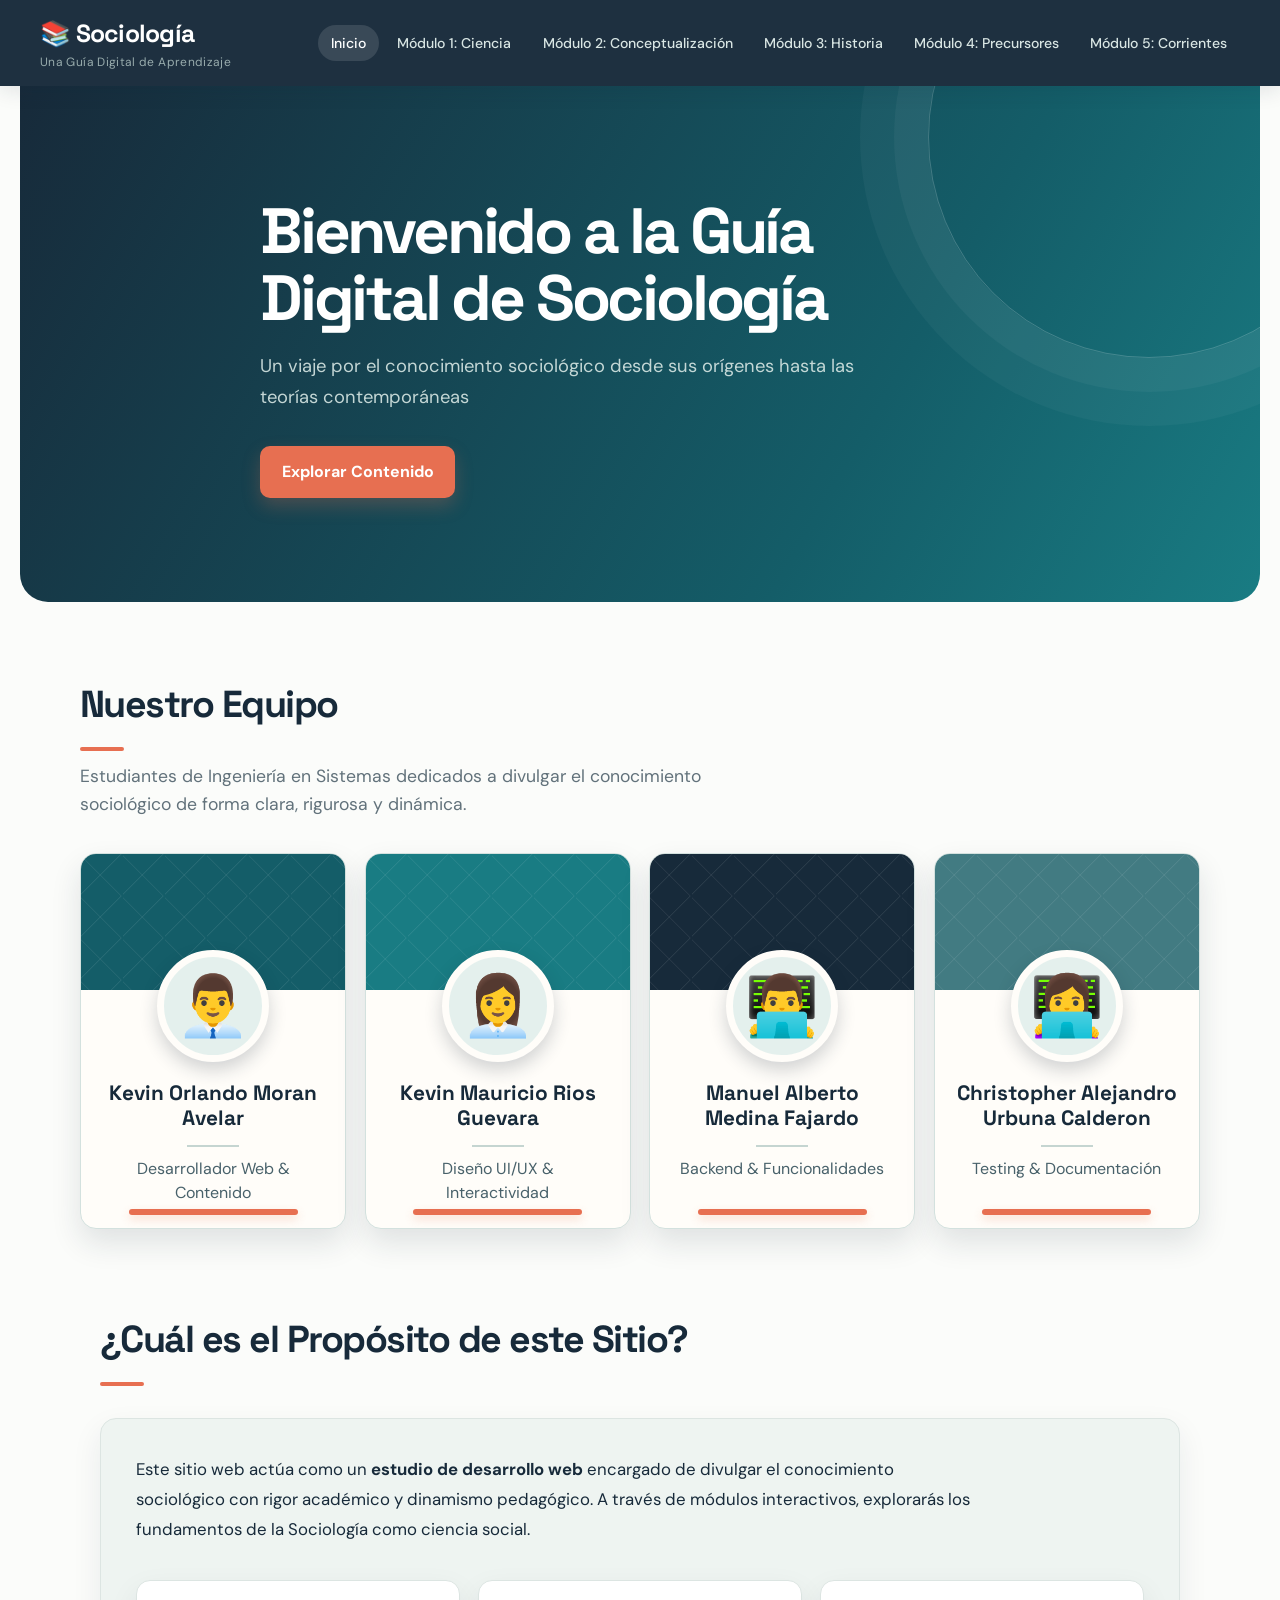
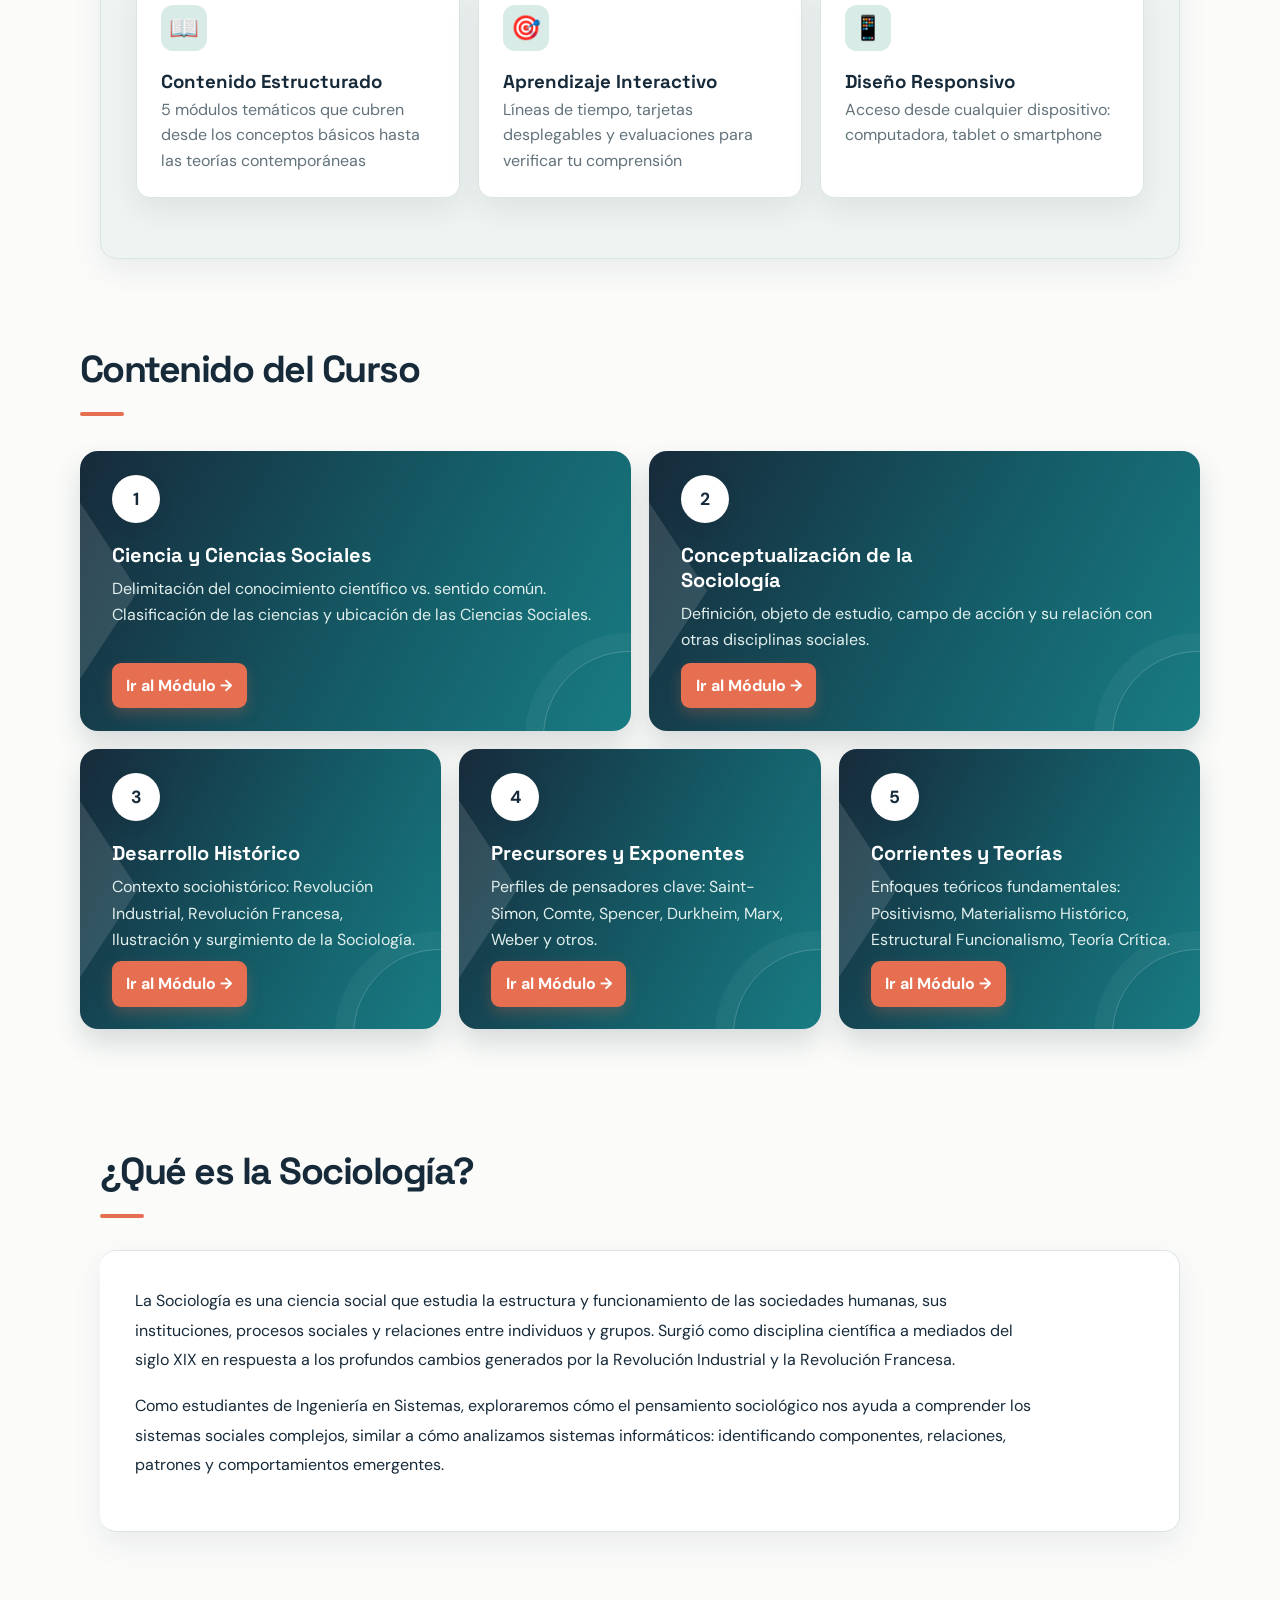
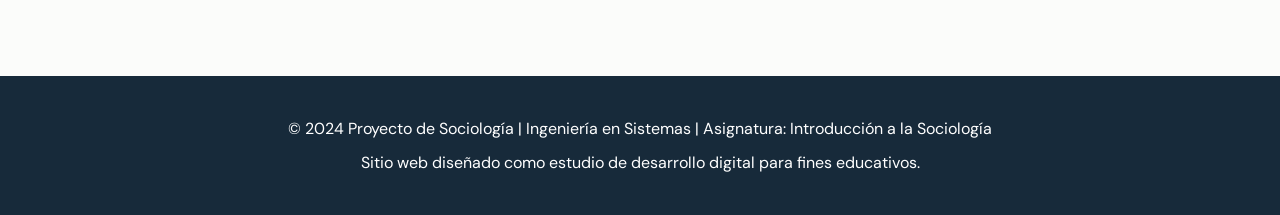
<file: index.html>
<!DOCTYPE html>
<html lang="es">
<head>
    <meta charset="UTF-8">
    <meta name="viewport" content="width=device-width, initial-scale=1.0">
    <title>Introducción a la Sociología | Guía Digital</title>
    <link rel="stylesheet" href="styles.css?v=4">
</head>
<body>
    <!-- Header y Navegación -->
    <header class="header">
        <nav class="navbar">
            <div class="nav-container">
                <div class="logo">
                    <h1>📚 Sociología</h1>
                    <p class="tagline">Una Guía Digital de Aprendizaje</p>
                </div>
                <button class="menu-toggle" id="menuToggle">☰</button>
                <ul class="nav-menu" id="navMenu">
                    <li><a href="index.html" class="active">Inicio</a></li>
                    <li><a href="modulo1.html">Módulo 1: Ciencia</a></li>
                    <li><a href="modulo2.html">Módulo 2: Conceptualización</a></li>
                    <li><a href="modulo3.html">Módulo 3: Historia</a></li>
                    <li><a href="modulo4.html">Módulo 4: Precursores</a></li>
                    <li><a href="modulo5.html">Módulo 5: Corrientes</a></li>
                </ul>
            </div>
        </nav>
    </header>

    <!-- Main Content -->
    <main class="main-content">
        <!-- Hero Section -->
        <section class="hero">
            <div class="hero-content">
                <h2>Bienvenido a la Guía Digital de Sociología</h2>
                <p>Un viaje por el conocimiento sociológico desde sus orígenes hasta las teorías contemporáneas</p>
                <a href="#modulos" class="cta-button">Explorar Contenido</a>
            </div>
        </section>

        <!-- Presentación del Equipo -->
        <section class="team-section">
            <h2>Nuestro Equipo</h2>
            <p class="intro-text">Estudiantes de Ingeniería en Sistemas dedicados a divulgar el conocimiento sociológico de forma clara, rigurosa y dinámica.</p>
            <div class="team-grid">
                <div class="team-member">
                    <div class="member-avatar">👨‍💼</div>
                    <h3>Kevin Orlando Moran Avelar</h3>
                    <p>Desarrollador Web & Contenido</p>
                </div>
                <div class="team-member">
                    <div class="member-avatar">👩‍💼</div>
                    <h3>Kevin Mauricio Rios Guevara</h3>
                    <p>Diseño UI/UX & Interactividad</p>
                </div>
                <div class="team-member">
                    <div class="member-avatar">👨‍💻</div>
                    <h3>Manuel Alberto Medina Fajardo</h3>
                    <p>Backend & Funcionalidades</p>
                </div>
                <div class="team-member">
                    <div class="member-avatar">👩‍💻</div>
                    <h3>Christopher Alejandro Urbuna Calderon</h3>
                    <p>Testing & Documentación</p>
                </div>
            </div>
        </section>

        <!-- Propósito y Estructura -->
        <section class="purpose-section">
            <div class="container">
                <h2>¿Cuál es el Propósito de este Sitio?</h2>
                <div class="purpose-content">
                    <p>
                        Este sitio web actúa como un <strong>estudio de desarrollo web</strong> encargado de divulgar 
                        el conocimiento sociológico con rigor académico y dinamismo pedagógico. A través de módulos 
                        interactivos, explorarás los fundamentos de la Sociología como ciencia social.
                    </p>
                    <div class="features">
                        <div class="feature">
                            <span class="feature-icon">📖</span>
                            <h3>Contenido Estructurado</h3>
                            <p>5 módulos temáticos que cubren desde los conceptos básicos hasta las teorías contemporáneas</p>
                        </div>
                        <div class="feature">
                            <span class="feature-icon">🎯</span>
                            <h3>Aprendizaje Interactivo</h3>
                            <p>Líneas de tiempo, tarjetas desplegables y evaluaciones para verificar tu comprensión</p>
                        </div>
                        <div class="feature">
                            <span class="feature-icon">📱</span>
                            <h3>Diseño Responsivo</h3>
                            <p>Acceso desde cualquier dispositivo: computadora, tablet o smartphone</p>
                        </div>
                    </div>
                </div>
            </div>
        </section>

        <!-- Módulos Overview -->
        <section id="modulos" class="modules-overview">
            <h2>Contenido del Curso</h2>
            <div class="modules-grid">
                <div class="module-card">
                    <div class="module-number">1</div>
                    <h3>Ciencia y Ciencias Sociales</h3>
                    <p>Delimitación del conocimiento científico vs. sentido común. Clasificación de las ciencias y ubicación de las Ciencias Sociales.</p>
                    <a href="modulo1.html" class="module-link">Ir al Módulo →</a>
                </div>
                <div class="module-card">
                    <div class="module-number">2</div>
                    <h3>Conceptualización de la Sociología</h3>
                    <p>Definición, objeto de estudio, campo de acción y su relación con otras disciplinas sociales.</p>
                    <a href="modulo2.html" class="module-link">Ir al Módulo →</a>
                </div>
                <div class="module-card">
                    <div class="module-number">3</div>
                    <h3>Desarrollo Histórico</h3>
                    <p>Contexto sociohistórico: Revolución Industrial, Revolución Francesa, Ilustración y surgimiento de la Sociología.</p>
                    <a href="modulo3.html" class="module-link">Ir al Módulo →</a>
                </div>
                <div class="module-card">
                    <div class="module-number">4</div>
                    <h3>Precursores y Exponentes</h3>
                    <p>Perfiles de pensadores clave: Saint-Simon, Comte, Spencer, Durkheim, Marx, Weber y otros.</p>
                    <a href="modulo4.html" class="module-link">Ir al Módulo →</a>
                </div>
                <div class="module-card">
                    <div class="module-number">5</div>
                    <h3>Corrientes y Teorías</h3>
                    <p>Enfoques teóricos fundamentales: Positivismo, Materialismo Histórico, Estructural Funcionalismo, Teoría Crítica.</p>
                    <a href="modulo5.html" class="module-link">Ir al Módulo →</a>
                </div>
            </div>
        </section>

        <!-- Introducción General -->
        <section class="intro-section">
            <div class="container">
                <h2>¿Qué es la Sociología?</h2>
                <div class="intro-content">
                    <p>
                        La Sociología es una ciencia social que estudia la estructura y funcionamiento de las sociedades humanas, 
                        sus instituciones, procesos sociales y relaciones entre individuos y grupos. Surgió como disciplina científica 
                        a mediados del siglo XIX en respuesta a los profundos cambios generados por la Revolución Industrial y la 
                        Revolución Francesa.
                    </p>
                    <p>
                        Como estudiantes de Ingeniería en Sistemas, exploraremos cómo el pensamiento sociológico nos ayuda a 
                        comprender los sistemas sociales complejos, similar a cómo analizamos sistemas informáticos: identificando 
                        componentes, relaciones, patrones y comportamientos emergentes.
                    </p>
                </div>
            </div>
        </section>
    </main>

    <!-- Footer -->
    <footer class="footer">
        <div class="footer-content">
            <p>&copy; 2024 Proyecto de Sociología | Ingeniería en Sistemas | Asignatura: Introducción a la Sociología</p>
            <p>Sitio web diseñado como estudio de desarrollo digital para fines educativos.</p>
        </div>
    </footer>

    <script src="script.js"></script>
</body>
</html>
</file>
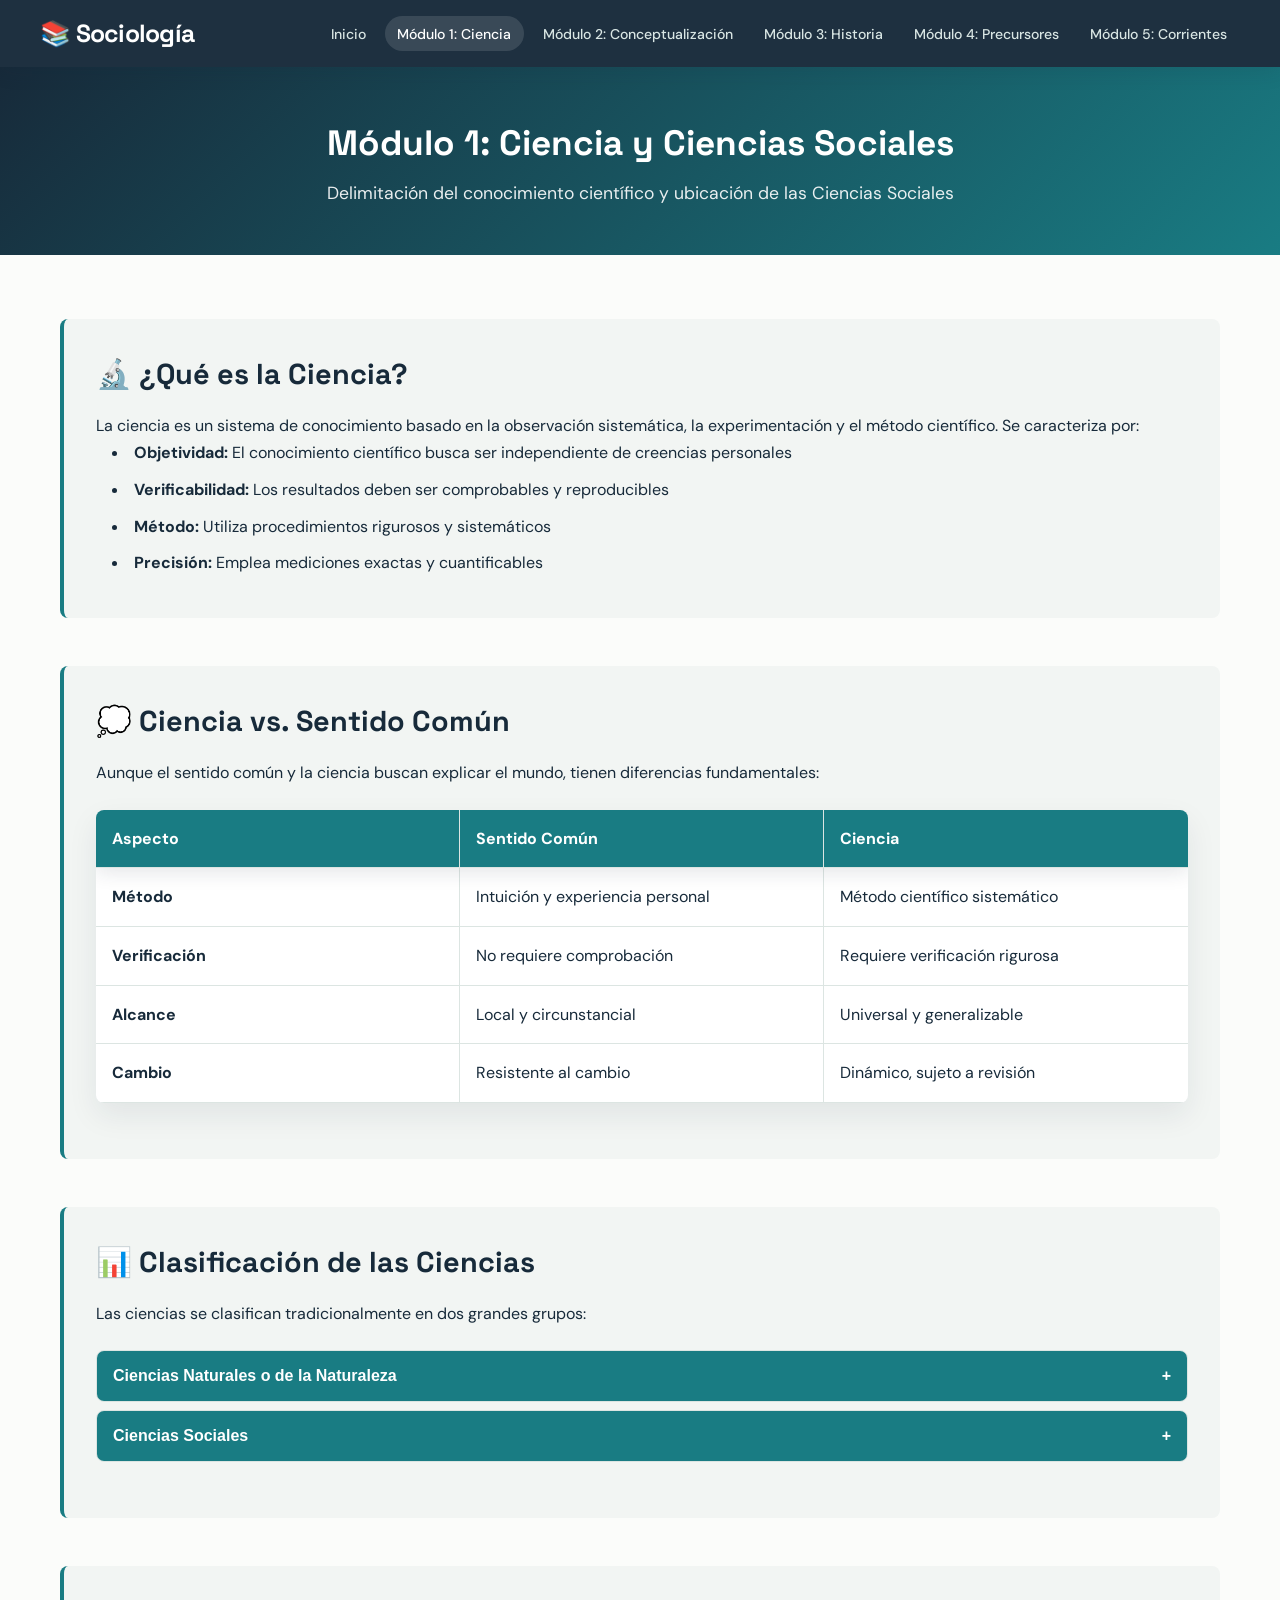
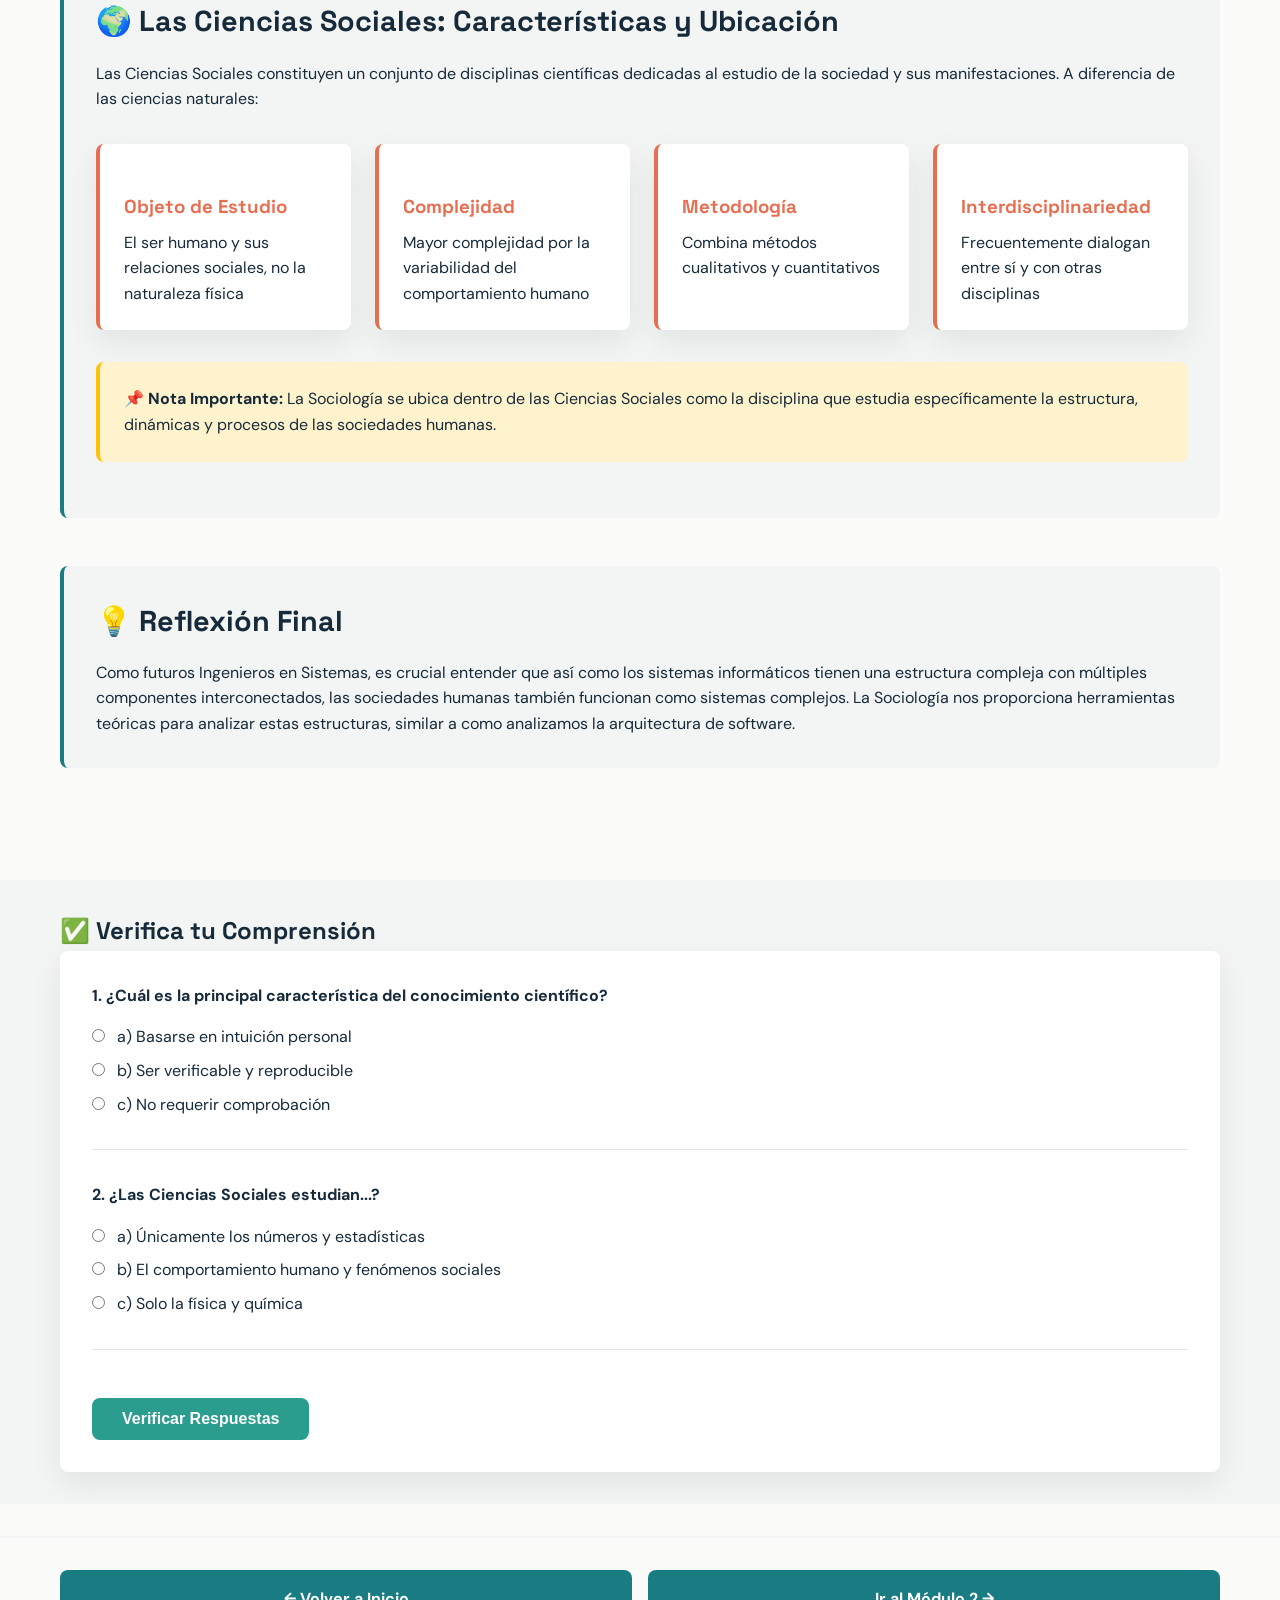
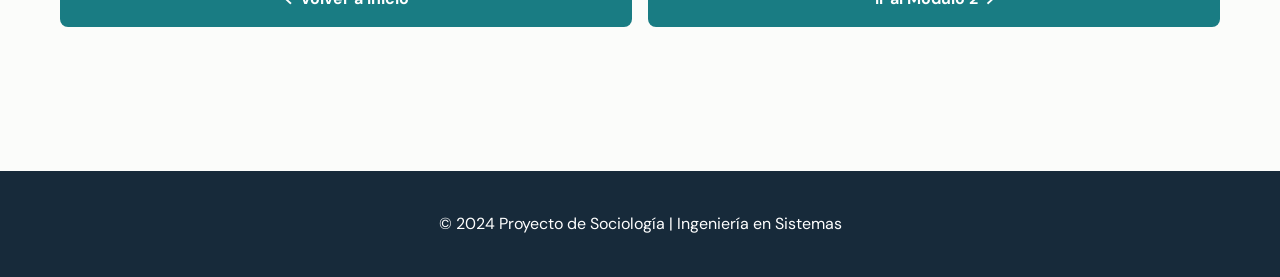
<file: modulo1.html>
<!DOCTYPE html>
<html lang="es">
<head>
    <meta charset="UTF-8">
    <meta name="viewport" content="width=device-width, initial-scale=1.0">
    <title>Módulo 1: Ciencia y Ciencias Sociales | Sociología</title>
    <link rel="stylesheet" href="styles.css">
</head>
<body>
    <!-- Header y Navegación -->
    <header class="header">
        <nav class="navbar">
            <div class="nav-container">
                <div class="logo">
                    <h1>📚 Sociología</h1>
                </div>
                <button class="menu-toggle" id="menuToggle">☰</button>
                <ul class="nav-menu" id="navMenu">
                    <li><a href="index.html">Inicio</a></li>
                    <li><a href="modulo1.html" class="active">Módulo 1: Ciencia</a></li>
                    <li><a href="modulo2.html">Módulo 2: Conceptualización</a></li>
                    <li><a href="modulo3.html">Módulo 3: Historia</a></li>
                    <li><a href="modulo4.html">Módulo 4: Precursores</a></li>
                    <li><a href="modulo5.html">Módulo 5: Corrientes</a></li>
                </ul>
            </div>
        </nav>
    </header>

    <main class="main-content">
        <!-- Module Header -->
        <section class="module-header">
            <div class="container">
                <h1>Módulo 1: Ciencia y Ciencias Sociales</h1>
                <p class="module-subtitle">Delimitación del conocimiento científico y ubicación de las Ciencias Sociales</p>
            </div>
        </section>

        <!-- Content Sections -->
        <section class="module-content">
            <div class="container">
                <!-- Sección 1 -->
                <article class="content-section">
                    <h2>🔬 ¿Qué es la Ciencia?</h2>
                    <p>
                        La ciencia es un sistema de conocimiento basado en la observación sistemática, la experimentación y 
                        el método científico. Se caracteriza por:
                    </p>
                    <ul class="content-list">
                        <li><strong>Objetividad:</strong> El conocimiento científico busca ser independiente de creencias personales</li>
                        <li><strong>Verificabilidad:</strong> Los resultados deben ser comprobables y reproducibles</li>
                        <li><strong>Método:</strong> Utiliza procedimientos rigurosos y sistemáticos</li>
                        <li><strong>Precisión:</strong> Emplea mediciones exactas y cuantificables</li>
                    </ul>
                </article>

                <!-- Sección 2 -->
                <article class="content-section">
                    <h2>💭 Ciencia vs. Sentido Común</h2>
                    <p>Aunque el sentido común y la ciencia buscan explicar el mundo, tienen diferencias fundamentales:</p>
                    
                    <div class="comparison-table">
                        <div class="comparison-row header">
                            <div class="comparison-cell">Aspecto</div>
                            <div class="comparison-cell">Sentido Común</div>
                            <div class="comparison-cell">Ciencia</div>
                        </div>
                        <div class="comparison-row">
                            <div class="comparison-cell"><strong>Método</strong></div>
                            <div class="comparison-cell">Intuición y experiencia personal</div>
                            <div class="comparison-cell">Método científico sistemático</div>
                        </div>
                        <div class="comparison-row">
                            <div class="comparison-cell"><strong>Verificación</strong></div>
                            <div class="comparison-cell">No requiere comprobación</div>
                            <div class="comparison-cell">Requiere verificación rigurosa</div>
                        </div>
                        <div class="comparison-row">
                            <div class="comparison-cell"><strong>Alcance</strong></div>
                            <div class="comparison-cell">Local y circunstancial</div>
                            <div class="comparison-cell">Universal y generalizable</div>
                        </div>
                        <div class="comparison-row">
                            <div class="comparison-cell"><strong>Cambio</strong></div>
                            <div class="comparison-cell">Resistente al cambio</div>
                            <div class="comparison-cell">Dinámico, sujeto a revisión</div>
                        </div>
                    </div>
                </article>

                <!-- Sección 3 -->
                <article class="content-section">
                    <h2>📊 Clasificación de las Ciencias</h2>
                    <p>Las ciencias se clasifican tradicionalmente en dos grandes grupos:</p>
                    
                    <div class="accordion" id="accordion1">
                        <div class="accordion-item">
                            <button class="accordion-button" data-target="panel1">
                                <span>Ciencias Naturales o de la Naturaleza</span>
                                <span class="toggle-icon">+</span>
                            </button>
                            <div id="panel1" class="accordion-content" style="display: none;">
                                <div class="accordion-body">
                                    <p>Estudian los fenómenos de la naturaleza. Ejemplos:</p>
                                    <ul>
                                        <li><strong>Física:</strong> Movimiento, energía, materia</li>
                                        <li><strong>Química:</strong> Composición de sustancias</li>
                                        <li><strong>Biología:</strong> Organismos vivos y procesos vitales</li>
                                        <li><strong>Astronomía:</strong> Cuerpos celestes</li>
                                    </ul>
                                </div>
                            </div>
                        </div>

                        <div class="accordion-item">
                            <button class="accordion-button" data-target="panel2">
                                <span>Ciencias Sociales</span>
                                <span class="toggle-icon">+</span>
                            </button>
                            <div id="panel2" class="accordion-content" style="display: none;">
                                <div class="accordion-body">
                                    <p>Estudian los fenómenos sociales y comportamiento humano. Ejemplos:</p>
                                    <ul>
                                        <li><strong>Sociología:</strong> Estructura y funcionamiento de sociedades</li>
                                        <li><strong>Antropología:</strong> Culturas y desarrollo humano</li>
                                        <li><strong>Economía:</strong> Producción, distribución de recursos</li>
                                        <li><strong>Psicología:</strong> Comportamiento y procesos mentales</li>
                                        <li><strong>Ciencia Política:</strong> Poder y sistemas políticos</li>
                                        <li><strong>Historia:</strong> Eventos y procesos del pasado</li>
                                    </ul>
                                </div>
                            </div>
                        </div>
                    </div>
                </article>

                <!-- Sección 4 -->
                <article class="content-section">
                    <h2>🌍 Las Ciencias Sociales: Características y Ubicación</h2>
                    <p>
                        Las Ciencias Sociales constituyen un conjunto de disciplinas científicas dedicadas al estudio de la 
                        sociedad y sus manifestaciones. A diferencia de las ciencias naturales:
                    </p>
                    
                    <div class="characteristics">
                        <div class="char-item">
                            <h3>Objeto de Estudio</h3>
                            <p>El ser humano y sus relaciones sociales, no la naturaleza física</p>
                        </div>
                        <div class="char-item">
                            <h3>Complejidad</h3>
                            <p>Mayor complejidad por la variabilidad del comportamiento humano</p>
                        </div>
                        <div class="char-item">
                            <h3>Metodología</h3>
                            <p>Combina métodos cualitativos y cuantitativos</p>
                        </div>
                        <div class="char-item">
                            <h3>Interdisciplinariedad</h3>
                            <p>Frecuentemente dialogan entre sí y con otras disciplinas</p>
                        </div>
                    </div>

                    <div class="note">
                        <strong>📌 Nota Importante:</strong> La Sociología se ubica dentro de las Ciencias Sociales como 
                        la disciplina que estudia específicamente la estructura, dinámicas y procesos de las sociedades humanas.
                    </div>
                </article>

                <!-- Sección 5: Reflexión -->
                <article class="content-section">
                    <h2>💡 Reflexión Final</h2>
                    <p>
                        Como futuros Ingenieros en Sistemas, es crucial entender que así como los sistemas informáticos 
                        tienen una estructura compleja con múltiples componentes interconectados, las sociedades humanas también 
                        funcionan como sistemas complejos. La Sociología nos proporciona herramientas teóricas para analizar 
                        estas estructuras, similar a como analizamos la arquitectura de software.
                    </p>
                </article>
            </div>
        </section>

        <!-- Actividad Interactiva -->
        <section class="interactive-section">
            <div class="container">
                <h2>✅ Verifica tu Comprensión</h2>
                <div class="quiz">
                    <div class="quiz-question">
                        <p><strong>1. ¿Cuál es la principal característica del conocimiento científico?</strong></p>
                        <label><input type="radio" name="q1"> a) Basarse en intuición personal</label>
                        <label><input type="radio" name="q1"> b) Ser verificable y reproducible</label>
                        <label><input type="radio" name="q1"> c) No requerir comprobación</label>
                    </div>
                    <div class="quiz-question">
                        <p><strong>2. ¿Las Ciencias Sociales estudian...?</strong></p>
                        <label><input type="radio" name="q2"> a) Únicamente los números y estadísticas</label>
                        <label><input type="radio" name="q2"> b) El comportamiento humano y fenómenos sociales</label>
                        <label><input type="radio" name="q2"> c) Solo la física y química</label>
                    </div>
                    <button class="quiz-button" onclick="checkQuiz()">Verificar Respuestas</button>
                    <div id="quizResult"></div>
                </div>
            </div>
        </section>

        <!-- Navigation -->
        <section class="module-navigation">
            <div class="container">
                <div class="nav-buttons">
                    <a href="index.html" class="nav-button prev">← Volver a Inicio</a>
                    <a href="modulo2.html" class="nav-button next">Ir al Módulo 2 →</a>
                </div>
            </div>
        </section>
    </main>

    <!-- Footer -->
    <footer class="footer">
        <div class="footer-content">
            <p>&copy; 2024 Proyecto de Sociología | Ingeniería en Sistemas</p>
        </div>
    </footer>

    <script src="script.js?v=3"></script>
</body>
</html>
</file>
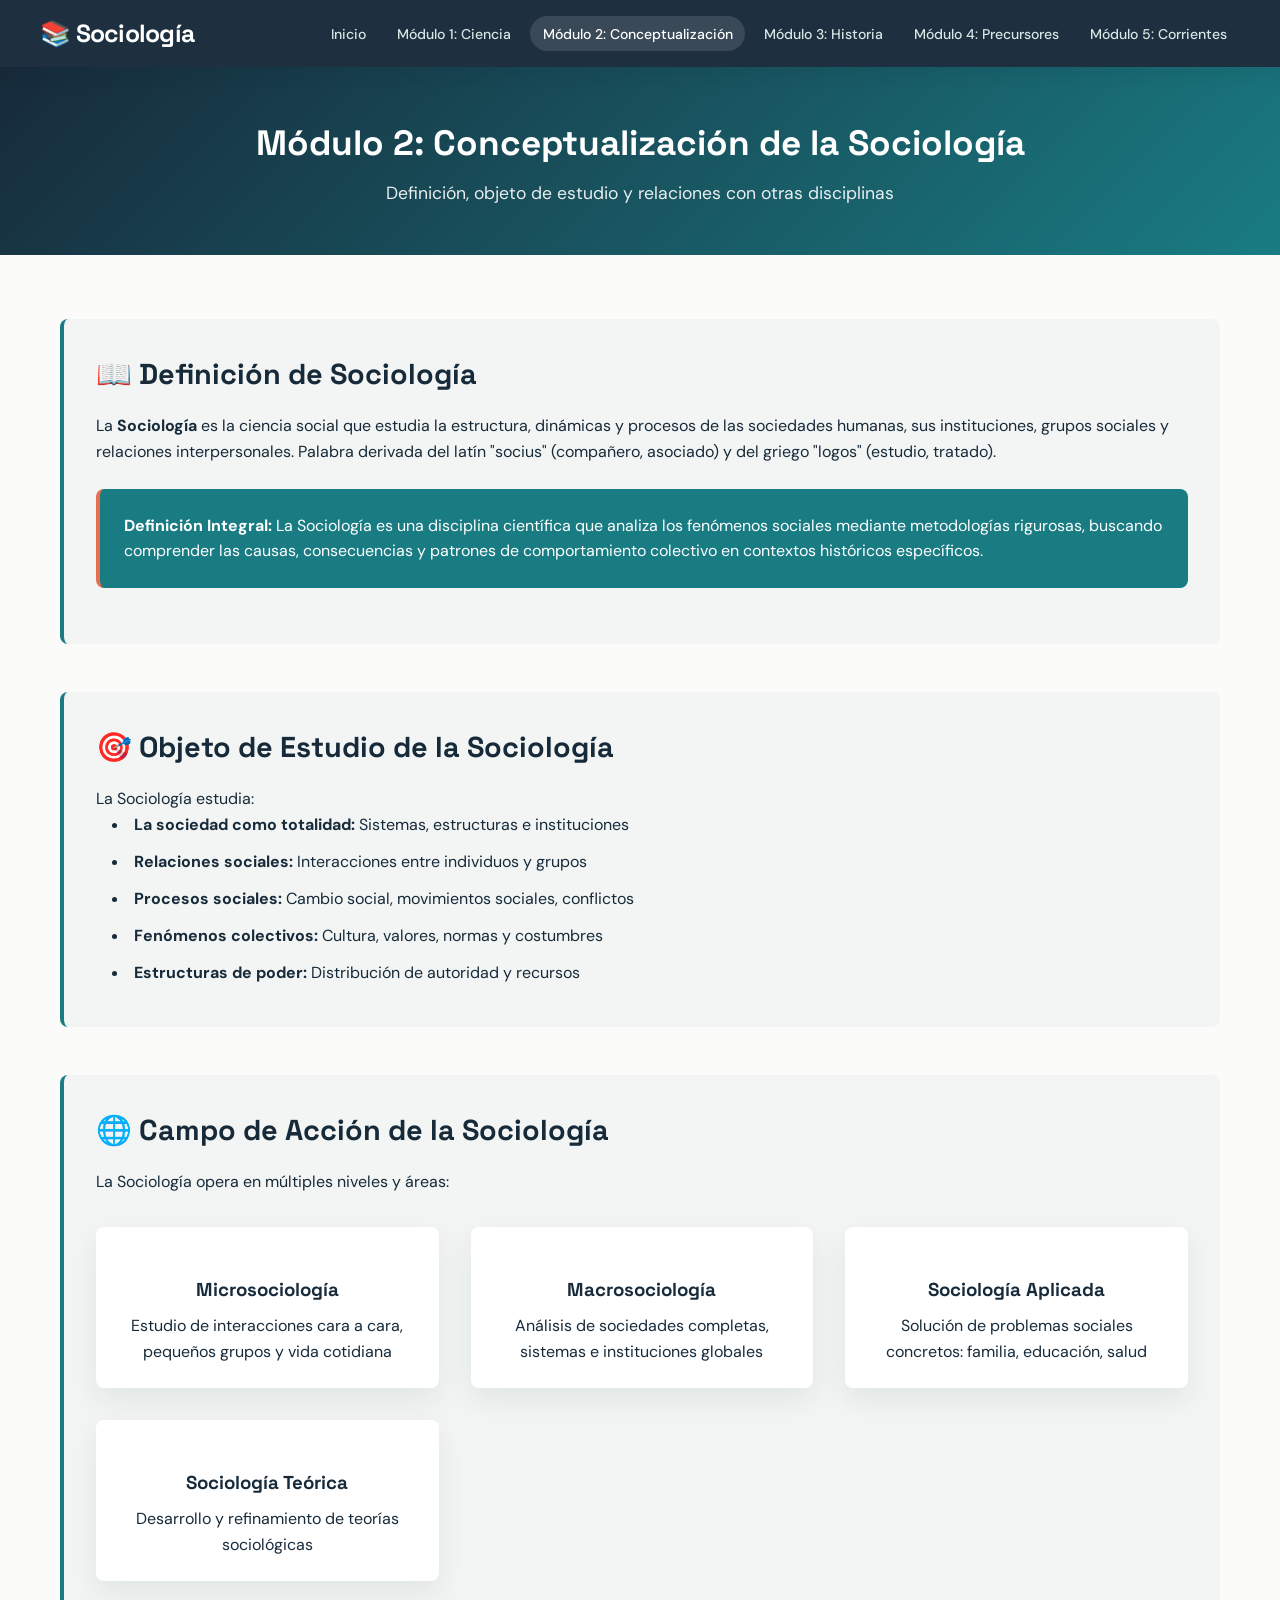
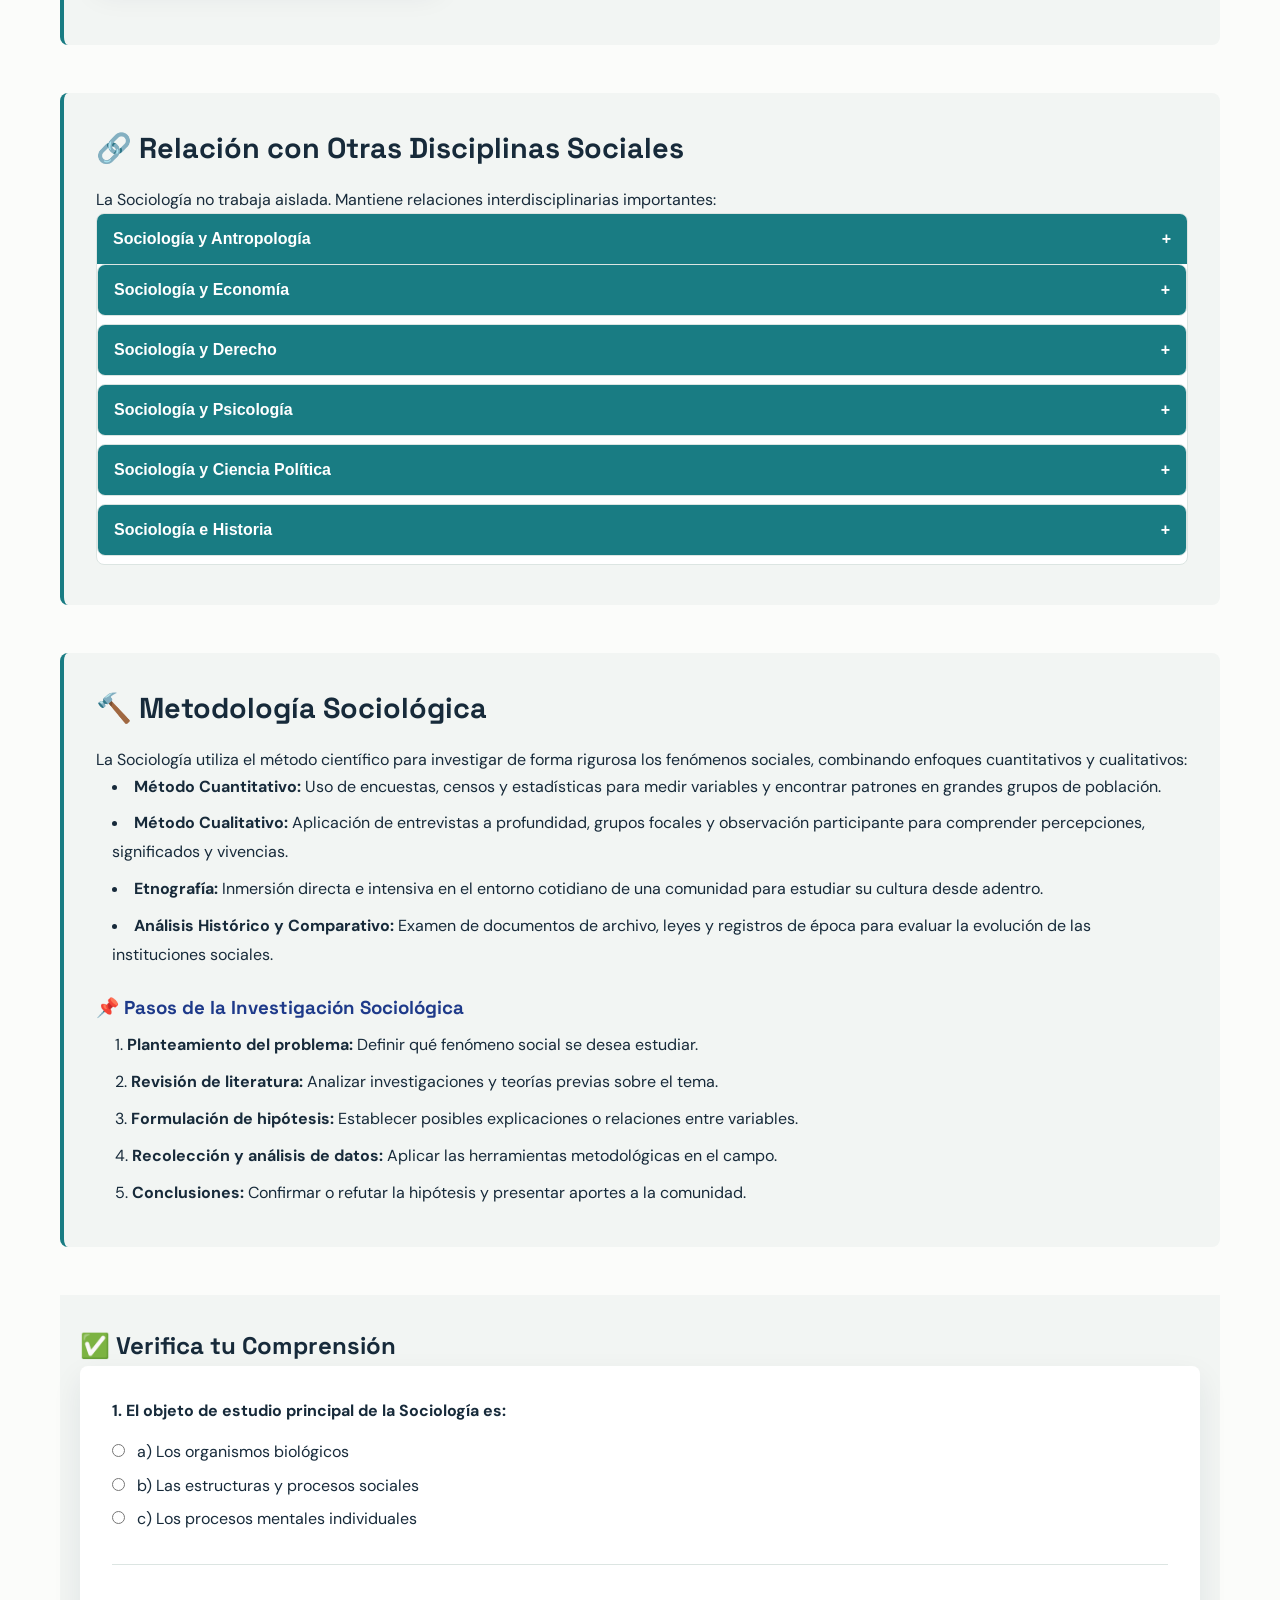
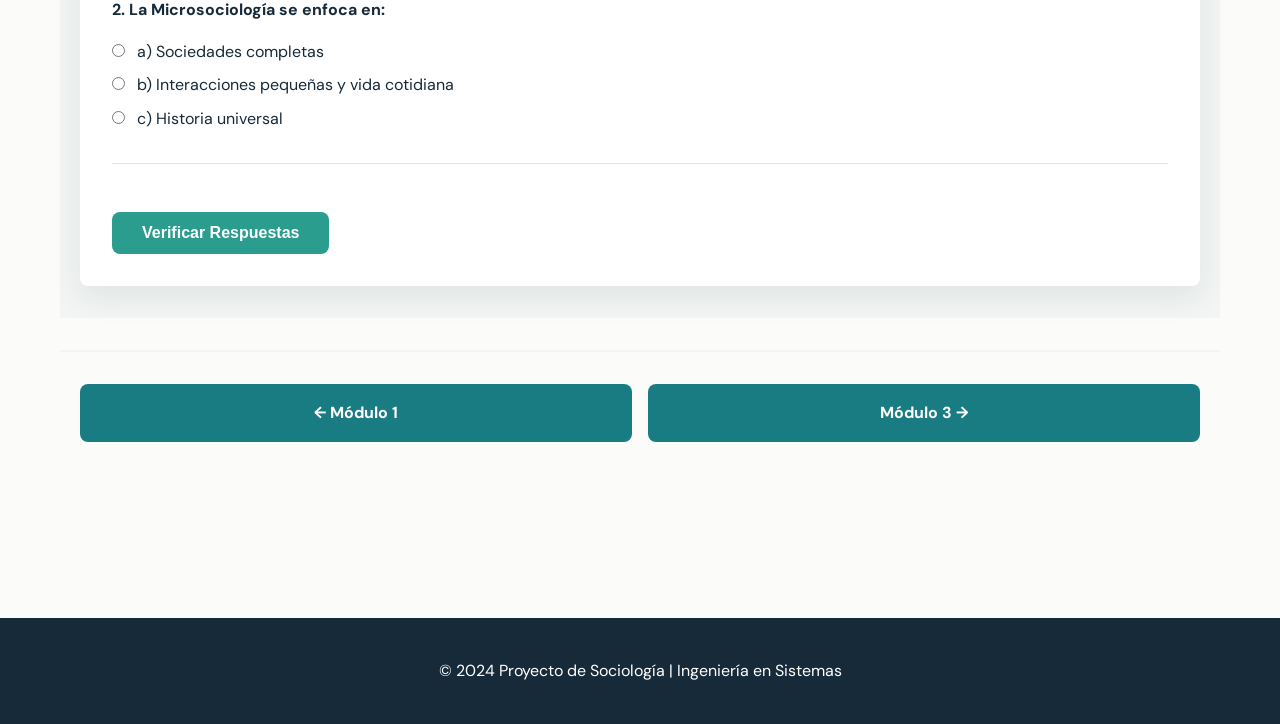
<file: modulo2.html>
<!DOCTYPE html>
<html lang="es">
<head>
    <meta charset="UTF-8">
    <meta name="viewport" content="width=device-width, initial-scale=1.0">
    <title>Módulo 2: Conceptualización de la Sociología | Sociología</title>
    <link rel="stylesheet" href="styles.css?v=7">
</head>
<body>
    <header class="header">
        <nav class="navbar">
            <div class="nav-container">
                <div class="logo"><h1>📚 Sociología</h1></div>
                <button class="menu-toggle" id="menuToggle">☰</button>
                <ul class="nav-menu" id="navMenu">
                    <li><a href="index.html">Inicio</a></li>
                    <li><a href="modulo1.html">Módulo 1: Ciencia</a></li>
                    <li><a href="modulo2.html" class="active">Módulo 2: Conceptualización</a></li>
                    <li><a href="modulo3.html">Módulo 3: Historia</a></li>
                    <li><a href="modulo4.html">Módulo 4: Precursores</a></li>
                    <li><a href="modulo5.html">Módulo 5: Corrientes</a></li>
                </ul>
            </div>
        </nav>
    </header>

    <main class="main-content">
        <section class="module-header">
            <div class="container">
                <h1>Módulo 2: Conceptualización de la Sociología</h1>
                <p class="module-subtitle">Definición, objeto de estudio y relaciones con otras disciplinas</p>
            </div>
        </section>

        <section class="module-content">
            <div class="container">
                <article class="content-section">
                    <h2>📖 Definición de Sociología</h2>
                    <p>
                        La <strong>Sociología</strong> es la ciencia social que estudia la estructura, dinámicas y procesos 
                        de las sociedades humanas, sus instituciones, grupos sociales y relaciones interpersonales. Palabra 
                        derivada del latín "socius" (compañero, asociado) y del griego "logos" (estudio, tratado).
                    </p>
                    <div class="definition-box">
                        <p>
                            <strong>Definición Integral:</strong> La Sociología es una disciplina científica que analiza los 
                            fenómenos sociales mediante metodologías rigurosas, buscando comprender las causas, consecuencias 
                            y patrones de comportamiento colectivo en contextos históricos específicos.
                        </p>
                    </div>
                </article>

                <article class="content-section">
                    <h2>🎯 Objeto de Estudio de la Sociología</h2>
                    <p>La Sociología estudia:</p>
                    <ul class="content-list">
                        <li><strong>La sociedad como totalidad:</strong> Sistemas, estructuras e instituciones</li>
                        <li><strong>Relaciones sociales:</strong> Interacciones entre individuos y grupos</li>
                        <li><strong>Procesos sociales:</strong> Cambio social, movimientos sociales, conflictos</li>
                        <li><strong>Fenómenos colectivos:</strong> Cultura, valores, normas y costumbres</li>
                        <li><strong>Estructuras de poder:</strong> Distribución de autoridad y recursos</li>
                    </ul>
                </article>

                <article class="content-section">
                    <h2>🌐 Campo de Acción de la Sociología</h2>
                    <p>La Sociología opera en múltiples niveles y áreas:</p>
                    <div class="fields-grid">
                        <div class="field-card">
                            <h3>Microsociología</h3>
                            <p>Estudio de interacciones cara a cara, pequeños grupos y vida cotidiana</p>
                        </div>
                        <div class="field-card">
                            <h3>Macrosociología</h3>
                            <p>Análisis de sociedades completas, sistemas e instituciones globales</p>
                        </div>
                        <div class="field-card">
                            <h3>Sociología Aplicada</h3>
                            <p>Solución de problemas sociales concretos: familia, educación, salud</p>
                        </div>
                        <div class="field-card">
                            <h3>Sociología Teórica</h3>
                            <p>Desarrollo y refinamiento de teorías sociológicas</p>
                        </div>
                    </div>
                </article>

                <article class="content-section">
                    <h2>🔗 Relación con Otras Disciplinas Sociales</h2>
                    <p>
                        La Sociología no trabaja aislada. Mantiene relaciones interdisciplinarias importantes:
                    </p>
                    
                   <div class="accordion-item">
                            <button class="accordion-button" data-target="rel1">
                                <span>Sociología y Antropología</span>
                                <span class="toggle-icon">+</span>
                            </button>
                            <div id="rel1" class="accordion-content" style="display: none;">
                                <div class="accordion-body">
                                    <p><strong>Punto de encuentro:</strong> Ambas estudian al ser humano dentro de su entorno social, sus relaciones comunitarias, costumbres y expresiones culturales.</p>
                                    <p><strong>Diferencia clave:</strong> La Sociología analiza principalmente las estructuras, instituciones y fenómenos de las sociedades modernas e industrializadas. La Antropología (especialmente la sociocultural) se enfoca en la diversidad cultural, el origen del ser humano, las tradiciones y el estudio de comunidades a través de la historia.</p>
                                    <p><strong>Ejemplo práctico:</strong> Al estudiar el matrimonio, la Antropología investiga el origen del rito y sus variaciones culturales en distintas etnias, mientras que la Sociología examina las tasas de divorcio y cómo impacta el matrimonio en la economía o estructura familiar actual.</p>
                                    <p><strong>Enfoque metodológico:</strong> La Antropología utiliza de forma central la <em>etnografía</em> (inmersión prolongada en una comunidad), mientras que la Sociología combina la observación con análisis cuantitativos y encuestas masivas.</p>
                                </div>
                            </div>

                        <div class="accordion-item">
                            <button class="accordion-button" data-target="rel2">
                                <span>Sociología y Economía</span>
                                <span class="toggle-icon">+</span>
                            </button>
                            <div id="rel2" class="accordion-content" style="display: none;">
                                <div class="accordion-body">
                                    <p><strong>Punto de encuentro:</strong> Ambas disciplinas analizan cómo las sociedades producen, distribuyen y consumen bienes y recursos para satisfacer sus necesidades.</p>
                                    <p><strong>Diferencia clave:</strong> La Economía se enfoca en las leyes cuantitativas del mercado, el comportamiento racional de la oferta y la demanda y los indicadores financieros. La Sociología examina el contexto social, la desigualdad, las relaciones de poder y las dinámicas culturales que influyen en esos procesos económicos.</p>
                                    <p><strong>Ejemplo práctico:</strong> Frente al desempleo, la Economía calcula el impacto en el PIB o la inflación, mientras que la Sociología estudia cómo la falta de empleo afecta la salud mental de la familia, la cohesión social y el incremento de la criminalidad.</p>
                                    <p><strong>Campo de estudio conjunto:</strong> Dan origen a la <em>Sociología Económica</em>, la cual analiza cómo las redes sociales, los valores culturales y las instituciones moldean las actividades y decisiones financieras de las personas.</p>
                                </div>
                            </div>
                        </div>
                       
                       <div class="accordion-item">
                            <button class="accordion-button" data-target="rel3">
                                <span>Sociología y Derecho</span>
                                <span class="toggle-icon">+</span>
                            </button>
                            <div id="rel3" class="accordion-content" style="display: none;">
                                <div class="accordion-body">
                                    <p><strong>Punto de encuentro:</strong> Ambas disciplinas se centran en el estudio de las normas, reglas y el control social que regulan la convivencia entre las personas.</p>
                                    <p><strong>Diferencia clave:</strong> El Derecho es una ciencia normativa que establece lo que <em>debe ser</em> mediante leyes y códigos formales. La Sociología, en cambio, analiza lo que <em>es</em>, investigando cómo esas leyes influyen realmente en el comportamiento cotidiano de la sociedad y si verdaderamente se cumplen.</p>
                                    <p><strong>Ejemplo práctico:</strong> Ante una ley contra la discriminación laboral, el Derecho examina su redacción y sanciones penales, mientras que la Sociología estudia si la norma redujo efectivamente las desigualdades o si persisten prejuicios sociales informales.</p>
                                    <p><strong>Campo de estudio conjunto:</strong> Dan origen a la <em>Sociología Jurídica</em>, área dedicada a evaluar la eficacia social de las leyes, el funcionamiento de los tribunales y el acceso a la justicia de los distintos sectores de la población.</p>
                                </div>
                            </div>
                        </div>

                        <div class="accordion-item">
                            <button class="accordion-button" data-target="rel4">
                                <span>Sociología y Psicología</span>
                                <span class="toggle-icon">+</span>
                            </button>
                            <div id="rel4" class="accordion-content" style="display: none;">
                                <div class="accordion-body">
                                    <p><strong>Punto de encuentro:</strong> Ambas estudian la conducta humana, sus motivaciones y la manera en que los individuos se adaptan a su entorno.</p>
                                    <p><strong>Diferencia clave:</strong> La Psicología se enfoca en los procesos mentales internos, la personalidad, las emociones y la conducta individual. La Sociología estudia la conducta colectiva, la estructura de los grupos sociales y el impacto de las instituciones en la sociedad.</p>
                                    <p><strong>Ejemplo práctico:</strong> Frente a un problema como la depresión, la Psicología investiga los factores químicos, traumas o patrones de pensamiento del individuo, mientras que la Sociología examina factores estructurales como la pobreza, la discriminación o la presión social laboral que contribuyen a su aumento en la población.</p>
                                    <p><strong>Campo de estudio conjunto:</strong> Dan origen a la <em>Psicología Social</em>, una disciplina puente que analiza cómo los pensamientos, sentimientos y comportamientos de las personas son influenciados por la presencia real, imaginada o implícita de otros seres humanos.</p>
                                </div>
                            </div>
                        </div>

                        <div class="accordion-item">
                            <button class="accordion-button" data-target="rel5">
                                <span>Sociología y Ciencia Política</span>
                                <span class="toggle-icon">+</span>
                            </button>
                            <div id="rel5" class="accordion-content" style="display: none;">
                                <div class="accordion-body">
                                    <p><strong>Punto de encuentro:</strong> Ambas disciplinas estudian las relaciones de poder, la autoridad, el liderazgo y el funcionamiento del Estado en la sociedad.</p>
                                    <p><strong>Diferencia clave:</strong> La Ciencia Política se centra en las instituciones gubernamentales formales, los partidos políticos, la administración pública, las elecciones y la legislación. La Sociología estudia el poder de forma más amplia, analizando cómo la estructura social, la clase, la cultura y los movimientos ciudadanos influyen en el comportamiento político.</p>
                                    <p><strong>Ejemplo práctico:</strong> Frente a una elección presidencial, la Ciencia Política analiza el sistema electoral, las estrategias de campaña y el rendimiento de los partidos, mientras que la Sociología examina cómo la clase social, la etnia, la religión y las brechas económicas determinan la intención de voto de la población.</p>
                                    <p><strong>Campo de estudio conjunto:</strong> Dan origen a la <em>Sociología Política</em>, la cual investiga cómo las transformaciones sociales modifican las estructuras de poder, la participación ciudadana y la estabilidad de los regímenes políticos.</p>
                                </div>
                            </div>
                        </div>

                        <div class="accordion-item">
                            <button class="accordion-button" data-target="rel6">
                                <span>Sociología e Historia</span>
                                <span class="toggle-icon">+</span>
                            </button>
                            <div id="rel6" class="accordion-content" style="display: none;">
                                <div class="accordion-body">
                                    <p><strong>Punto de encuentro:</strong> Ambas disciplinas estudian las transformaciones de las sociedades humanas a lo largo del tiempo y cómo las acciones del pasado moldean el presente.</p>
                                    <p><strong>Diferencia clave:</strong> La Historia se centra en la descripción y análisis cronológico de acontecimientos únicos, personajes y épocas específicas. La Sociología utiliza esos hechos históricos para identificar patrones universales, formular teorías y explicar las estructuras sociales de manera general.</p>
                                    <p><strong>Ejemplo práctico:</strong> Al analizar la Revolución Francesa, la Historia documenta las fechas, los líderes políticos y la secuencia de eventos de 1789, mientras que la Sociología estudia las causas estructurales (como la lucha de clases), las dinámicas de poder y cómo ese conflicto transformó el modelo de Estado moderno.</p>
                                    <p><strong>Campo de estudio conjunto:</strong> Dan origen a la <em>Sociología Histórica</em>, área que combina la investigación documental con la teoría sociológica para comprender cómo evolucionan las instituciones, imperios y sistemas sociales a lo largo de los siglos.</p>
                                </div>
                            </div>
                        </div> 
                       
                </article>

                <article class="content-section">
                    <h2>🔨 Metodología Sociológica</h2>
                    <p>
                        La Sociología utiliza el método científico para investigar de forma rigurosa 
                        los fenómenos sociales, combinando enfoques cuantitativos y cualitativos:
                    </p>
                    
                    <ul class="content-list">
                        <li><strong>Método Cuantitativo:</strong> Uso de encuestas, censos y estadísticas para medir variables y encontrar patrones en grandes grupos de población.</li>
                        <li><strong>Método Cualitativo:</strong> Aplicación de entrevistas a profundidad, grupos focales y observación participante para comprender percepciones, significados y vivencias.</li>
                        <li><strong>Etnografía:</strong> Inmersión directa e intensiva en el entorno cotidiano de una comunidad para estudiar su cultura desde adentro.</li>
                        <li><strong>Análisis Histórico y Comparativo:</strong> Examen de documentos de archivo, leyes y registros de época para evaluar la evolución de las instituciones sociales.</li>
                    </ul>

                    <h3 style="margin-top: 1.5rem; color: #1e3a8a;">📌 Pasos de la Investigación Sociológica</h3>
                    <ol class="content-list" style="margin-left: 1.2rem;">
                        <li><strong>Planteamiento del problema:</strong> Definir qué fenómeno social se desea estudiar.</li>
                        <li><strong>Revisión de literatura:</strong> Analizar investigaciones y teorías previas sobre el tema.</li>
                        <li><strong>Formulación de hipótesis:</strong> Establecer posibles explicaciones o relaciones entre variables.</li>
                        <li><strong>Recolección y análisis de datos:</strong> Aplicar las herramientas metodológicas en el campo.</li>
                        <li><strong>Conclusiones:</strong> Confirmar o refutar la hipótesis y presentar aportes a la comunidad.</li>
                    </ol>
                </article>

        <section class="interactive-section">
            <div class="container">
                <h2>✅ Verifica tu Comprensión</h2>
                <div class="quiz">
                    <div class="quiz-question">
                        <p><strong>1. El objeto de estudio principal de la Sociología es:</strong></p>
                        <label><input type="radio" name="q1"> a) Los organismos biológicos</label>
                        <label><input type="radio" name="q1"> b) Las estructuras y procesos sociales</label>
                        <label><input type="radio" name="q1"> c) Los procesos mentales individuales</label>
                    </div>
                    <div class="quiz-question">
                        <p><strong>2. La Microsociología se enfoca en:</strong></p>
                        <label><input type="radio" name="q2"> a) Sociedades completas</label>
                        <label><input type="radio" name="q2"> b) Interacciones pequeñas y vida cotidiana</label>
                        <label><input type="radio" name="q2"> c) Historia universal</label>
                    </div>
                    <button class="quiz-button" onclick="checkQuiz()">Verificar Respuestas</button>
                    <div id="quizResult"></div>
                </div>
            </div>
        </section>

        <section class="module-navigation">
            <div class="container">
                <div class="nav-buttons">
                    <a href="modulo1.html" class="nav-button prev">← Módulo 1</a>
                    <a href="modulo3.html" class="nav-button next">Módulo 3 →</a>
                </div>
            </div>
        </section>
    </main>

    <footer class="footer">
        <div class="footer-content">
            <p>&copy; 2024 Proyecto de Sociología | Ingeniería en Sistemas</p>
        </div>
    </footer>

    <script src="script.js?v=6"></script>
</body>
</html>
</file>
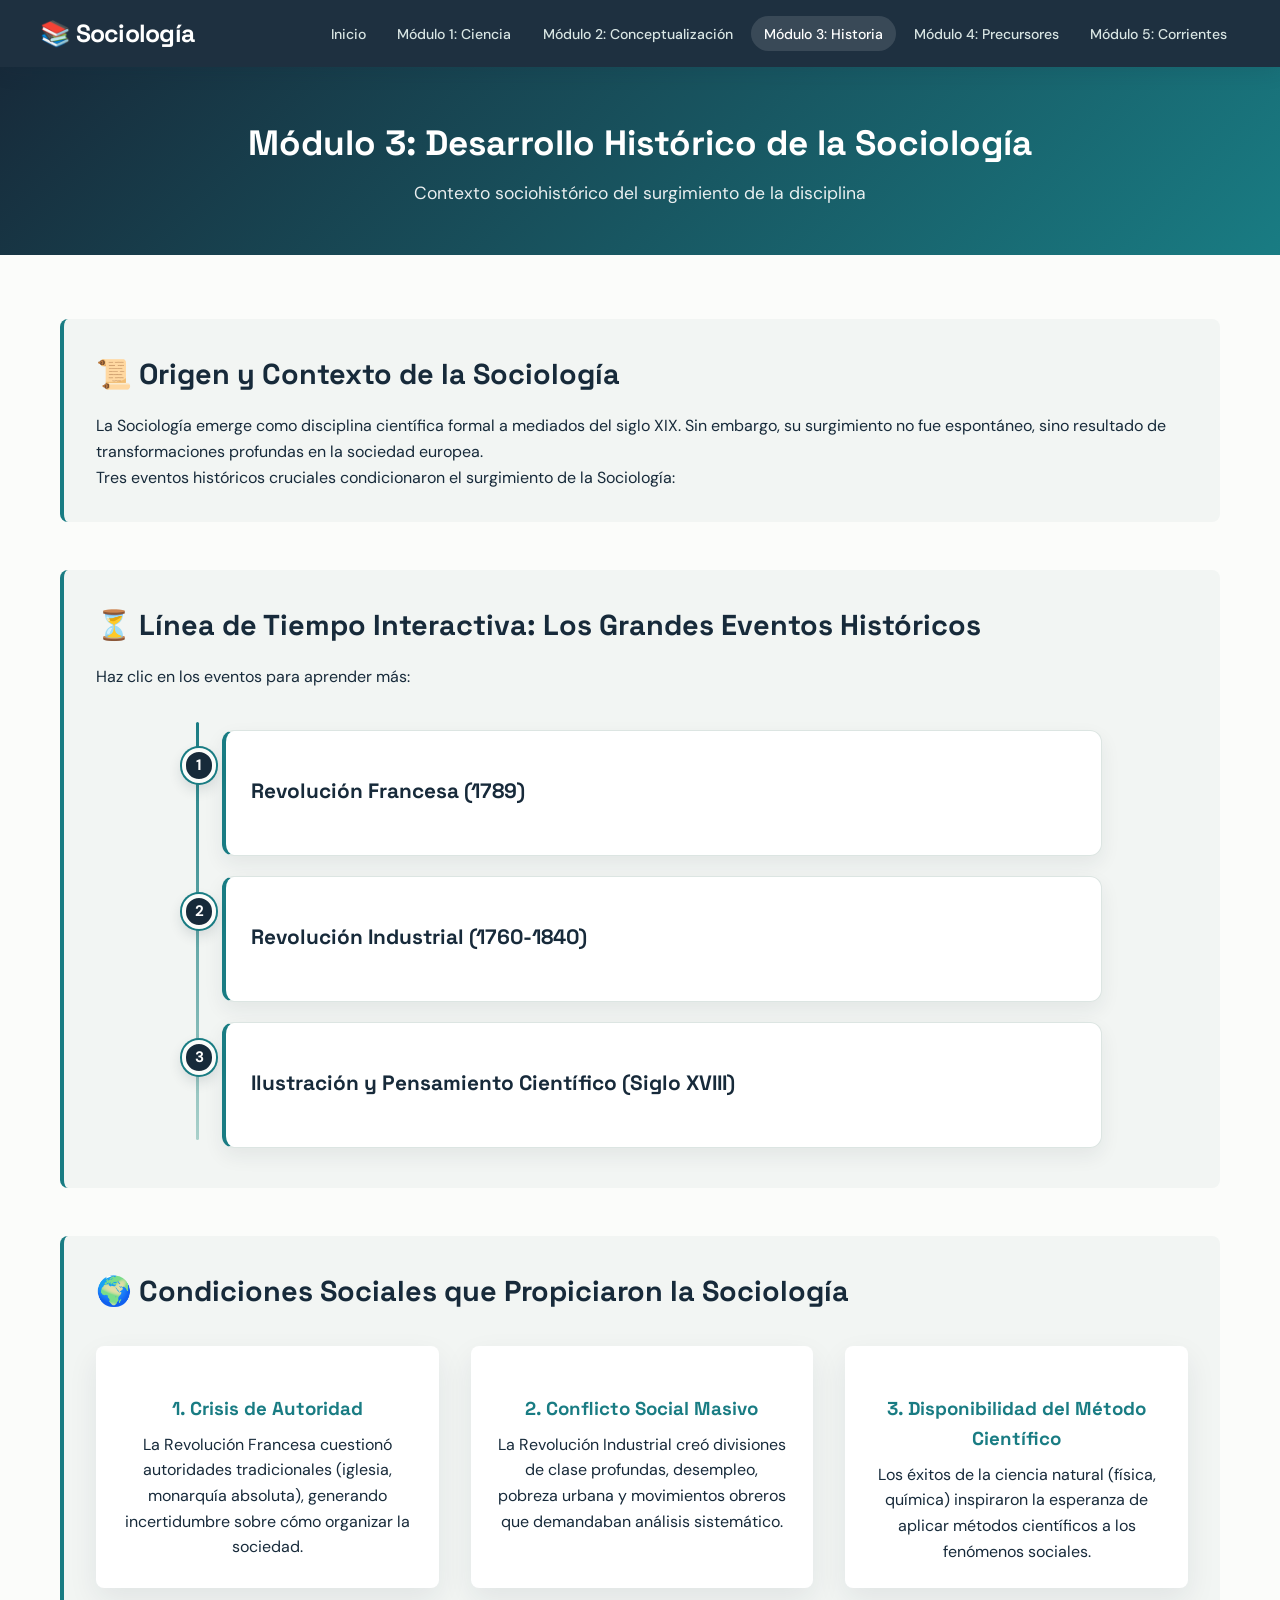
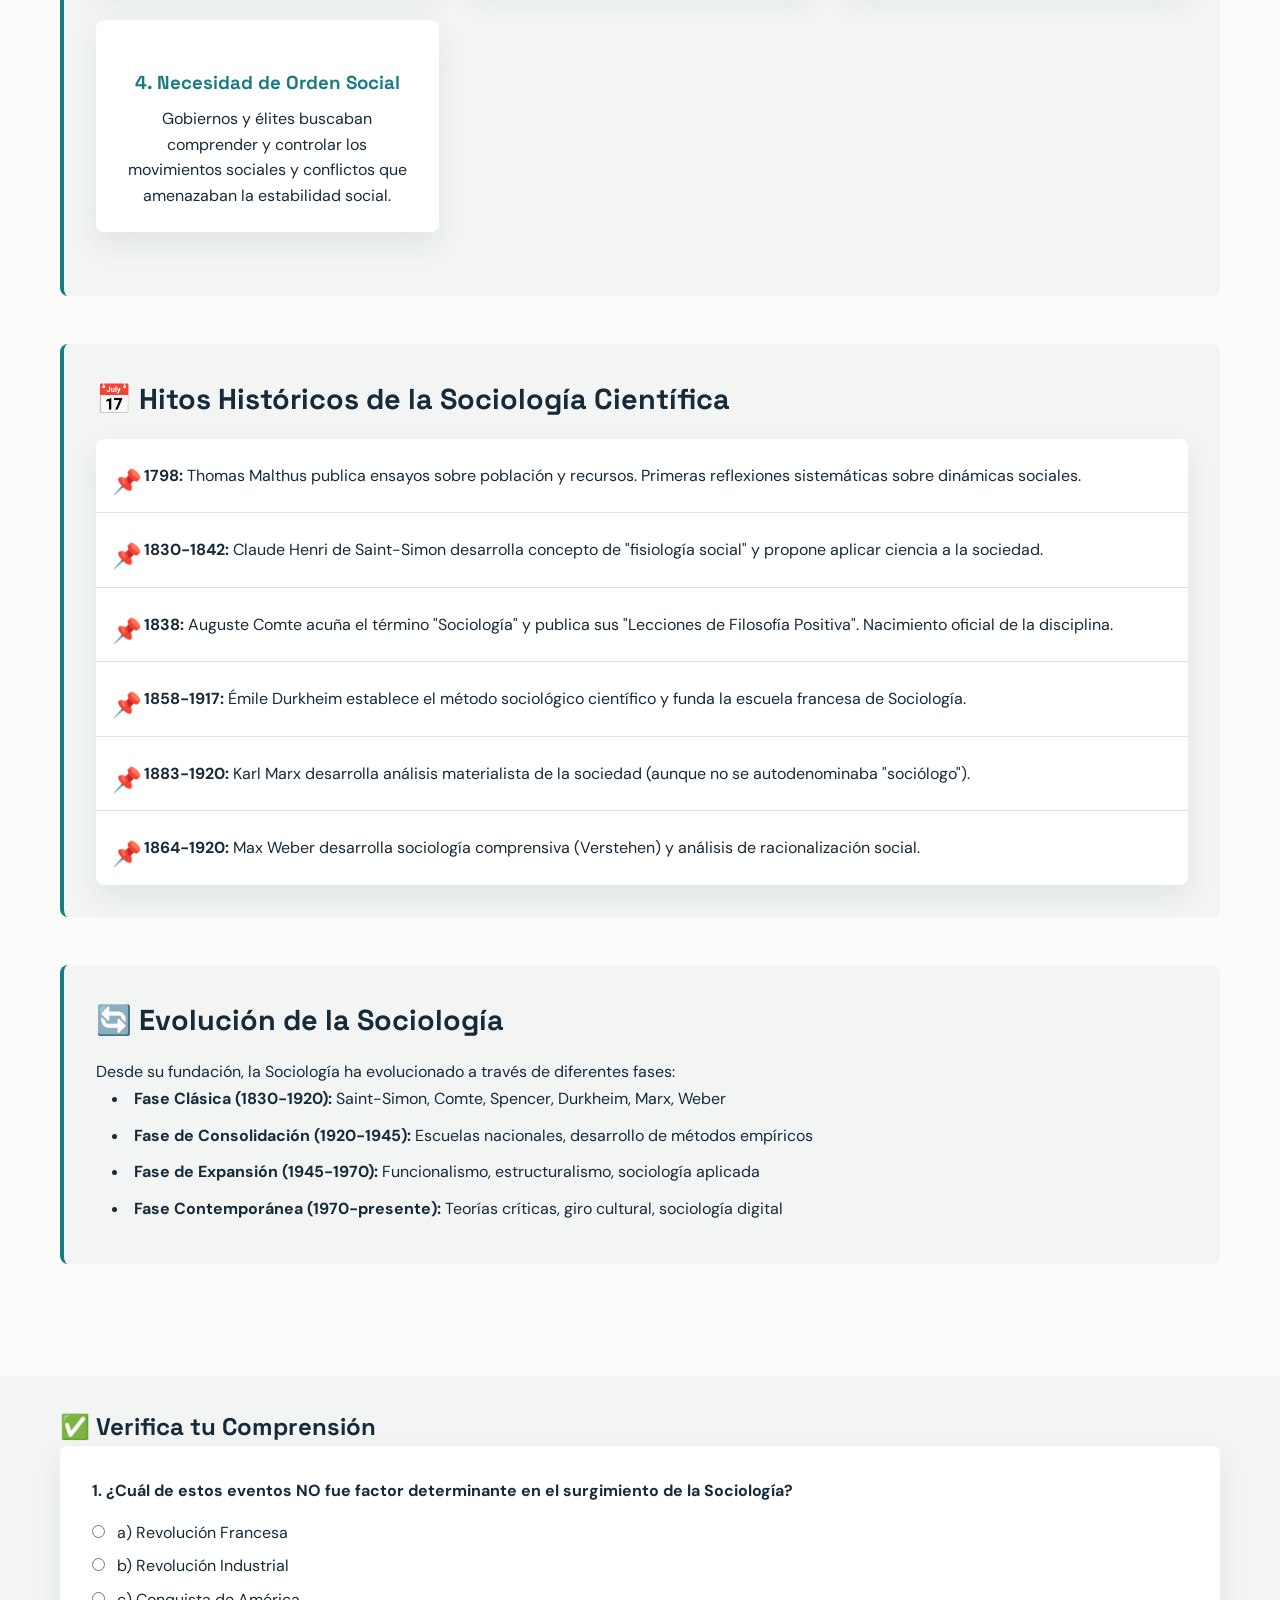
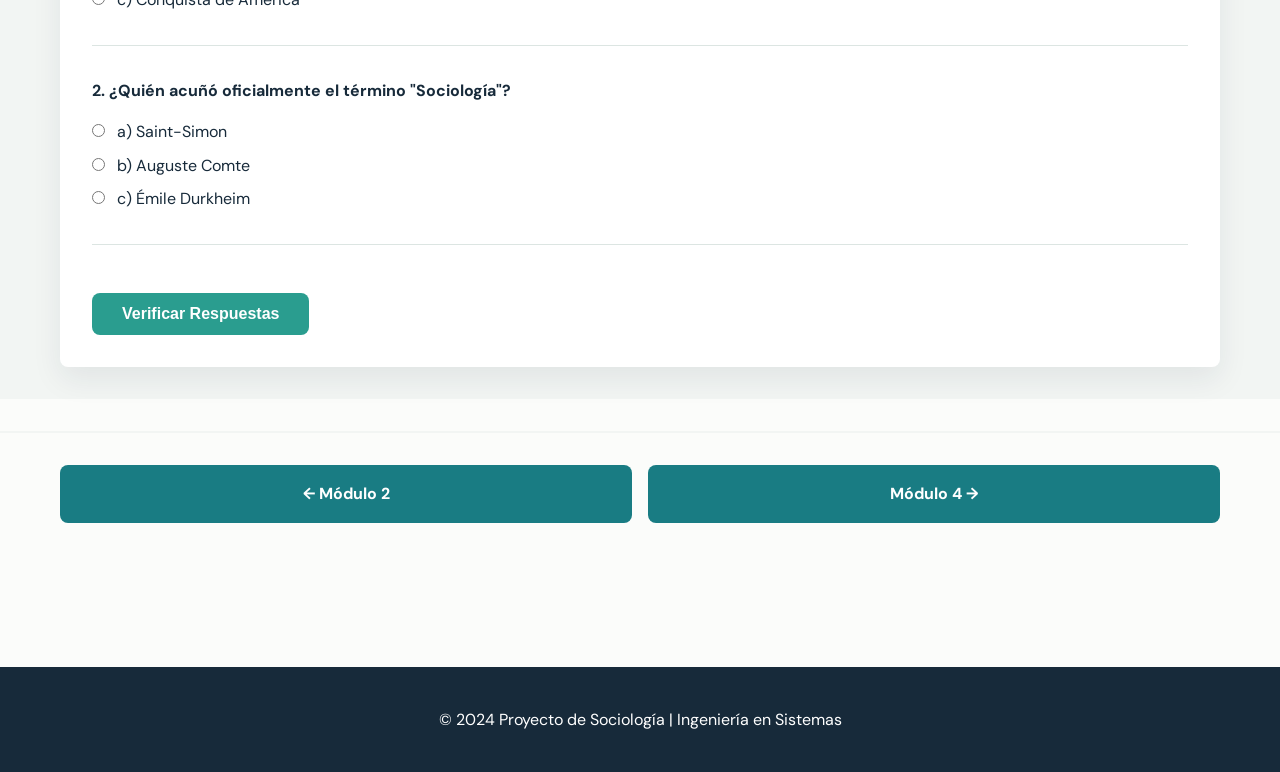
<file: modulo3.html>
<!DOCTYPE html>
<html lang="es">
<head>
    <meta charset="UTF-8">
    <meta name="viewport" content="width=device-width, initial-scale=1.0">
    <title>Módulo 3: Desarrollo Histórico | Sociología</title>
    <link rel="stylesheet" href="styles.css?v=5">
</head>
<body>
    <header class="header">
        <nav class="navbar">
            <div class="nav-container">
                <div class="logo"><h1>📚 Sociología</h1></div>
                <button class="menu-toggle" id="menuToggle">☰</button>
                <ul class="nav-menu" id="navMenu">
                    <li><a href="index.html">Inicio</a></li>
                    <li><a href="modulo1.html">Módulo 1: Ciencia</a></li>
                    <li><a href="modulo2.html">Módulo 2: Conceptualización</a></li>
                    <li><a href="modulo3.html" class="active">Módulo 3: Historia</a></li>
                    <li><a href="modulo4.html">Módulo 4: Precursores</a></li>
                    <li><a href="modulo5.html">Módulo 5: Corrientes</a></li>
                </ul>
            </div>
        </nav>
    </header>

    <main class="main-content">
        <section class="module-header">
            <div class="container">
                <h1>Módulo 3: Desarrollo Histórico de la Sociología</h1>
                <p class="module-subtitle">Contexto sociohistórico del surgimiento de la disciplina</p>
            </div>
        </section>

        <section class="module-content">
            <div class="container">
                <article class="content-section">
                    <h2>📜 Origen y Contexto de la Sociología</h2>
                    <p>
                        La Sociología emerge como disciplina científica formal a mediados del siglo XIX. Sin embargo, 
                        su surgimiento no fue espontáneo, sino resultado de transformaciones profundas en la sociedad europea.
                    </p>
                    <p>
                        Tres eventos históricos cruciales condicionaron el surgimiento de la Sociología:
                    </p>
                </article>

                <!-- Línea de Tiempo Interactiva -->
                <article class="content-section">
                    <h2>⏳ Línea de Tiempo Interactiva: Los Grandes Eventos Históricos</h2>
                    <p>Haz clic en los eventos para aprender más:</p>
                    
                    <div class="timeline">
                        <div class="timeline-item" onclick="toggleTimeline(0)" style="cursor: pointer;">
                            <div class="timeline-marker">1</div>
                            <div class="timeline-content">
                                <h3>Revolución Francesa (1789)</h3>
                                <div class="timeline-details" id="details0" style="display: none;">
                                    <p>
                                        <strong>Impacto Social:</strong> Cuestionó la estructura feudal, planteó derechos humanos 
                                        universales y generó profunda inestabilidad social.
                                    </p>
                                    <p>
                                        <strong>Relevancia para la Sociología:</strong> Demostró que las estructuras sociales 
                                        pueden cambiar y que es necesario entender las fuerzas que generan transformación social.
                                    </p>
                                </div>
                            </div>
                        </div>

                        <div class="timeline-item" onclick="toggleTimeline(1)" style="cursor: pointer;">
                            <div class="timeline-marker">2</div>
                            <div class="timeline-content">
                                <h3>Revolución Industrial (1760-1840)</h3>
                                <div class="timeline-details" id="details1" style="display: none;">
                                    <p>
                                        <strong>Transformaciones:</strong> Mecanización de la producción, urbanización acelerada, 
                                        surgimiento de nuevas clases sociales (burguesía industrial, proletariado).
                                    </p>
                                    <p>
                                        <strong>Relevancia para la Sociología:</strong> Generó desigualdades extremas y conflictos 
                                        sociales que demandaban comprensión sistemática de los fenómenos sociales.
                                    </p>
                                </div>
                            </div>
                        </div>

                        <div class="timeline-item" onclick="toggleTimeline(2)" style="cursor: pointer;">
                            <div class="timeline-marker">3</div>
                            <div class="timeline-content">
                                <h3>Ilustración y Pensamiento Científico (Siglo XVIII)</h3>
                                <div class="timeline-details" id="details2" style="display: none;">
                                    <p>
                                        <strong>Características:</strong> Énfasis en la razón, método científico y progreso humano. 
                                        Crítica a la autoridad tradicional.
                                    </p>
                                    <p>
                                        <strong>Relevancia para la Sociología:</strong> Proporcionó las herramientas intelectuales 
                                        para estudiar la sociedad de forma "científica" y racional.
                                    </p>
                                </div>
                            </div>
                        </div>
                    </div>
                </article>

                <article class="content-section">
                    <h2>🌍 Condiciones Sociales que Propiciaron la Sociología</h2>
                    <div class="conditions-grid">
                        <div class="condition-card">
                            <h3>1. Crisis de Autoridad</h3>
                            <p>
                                La Revolución Francesa cuestionó autoridades tradicionales (iglesia, monarquía absoluta), 
                                generando incertidumbre sobre cómo organizar la sociedad.
                            </p>
                        </div>
                        <div class="condition-card">
                            <h3>2. Conflicto Social Masivo</h3>
                            <p>
                                La Revolución Industrial creó divisiones de clase profundas, desempleo, pobreza urbana y 
                                movimientos obreros que demandaban análisis sistemático.
                            </p>
                        </div>
                        <div class="condition-card">
                            <h3>3. Disponibilidad del Método Científico</h3>
                            <p>
                                Los éxitos de la ciencia natural (física, química) inspiraron la esperanza de aplicar 
                                métodos científicos a los fenómenos sociales.
                            </p>
                        </div>
                        <div class="condition-card">
                            <h3>4. Necesidad de Orden Social</h3>
                            <p>
                                Gobiernos y élites buscaban comprender y controlar los movimientos sociales y conflictos 
                                que amenazaban la estabilidad social.
                            </p>
                        </div>
                    </div>
                </article>

                <article class="content-section">
                    <h2>📅 Hitos Históricos de la Sociología Científica</h2>
                    <div class="milestones">
                        <div class="milestone">
                            <strong>1798:</strong> Thomas Malthus publica ensayos sobre población y recursos. Primeras reflexiones sistemáticas sobre dinámicas sociales.
                        </div>
                        <div class="milestone">
                            <strong>1830-1842:</strong> Claude Henri de Saint-Simon desarrolla concepto de "fisiología social" y propone aplicar ciencia a la sociedad.
                        </div>
                        <div class="milestone">
                            <strong>1838:</strong> Auguste Comte acuña el término "Sociología" y publica sus "Lecciones de Filosofía Positiva". Nacimiento oficial de la disciplina.
                        </div>
                        <div class="milestone">
                            <strong>1858-1917:</strong> Émile Durkheim establece el método sociológico científico y funda la escuela francesa de Sociología.
                        </div>
                        <div class="milestone">
                            <strong>1883-1920:</strong> Karl Marx desarrolla análisis materialista de la sociedad (aunque no se autodenominaba "sociólogo").
                        </div>
                        <div class="milestone">
                            <strong>1864-1920:</strong> Max Weber desarrolla sociología comprensiva (Verstehen) y análisis de racionalización social.
                        </div>
                    </div>
                </article>

                <article class="content-section">
                    <h2>🔄 Evolución de la Sociología</h2>
                    <p>
                        Desde su fundación, la Sociología ha evolucionado a través de diferentes fases:
                    </p>
                    <ul class="content-list">
                        <li><strong>Fase Clásica (1830-1920):</strong> Saint-Simon, Comte, Spencer, Durkheim, Marx, Weber</li>
                        <li><strong>Fase de Consolidación (1920-1945):</strong> Escuelas nacionales, desarrollo de métodos empíricos</li>
                        <li><strong>Fase de Expansión (1945-1970):</strong> Funcionalismo, estructuralismo, sociología aplicada</li>
                        <li><strong>Fase Contemporánea (1970-presente):</strong> Teorías críticas, giro cultural, sociología digital</li>
                    </ul>
                </article>
            </div>
        </section>

        <section class="interactive-section">
            <div class="container">
                <h2>✅ Verifica tu Comprensión</h2>
                <div class="quiz">
                    <div class="quiz-question">
                        <p><strong>1. ¿Cuál de estos eventos NO fue factor determinante en el surgimiento de la Sociología?</strong></p>
                        <label><input type="radio" name="q1"> a) Revolución Francesa</label>
                        <label><input type="radio" name="q1"> b) Revolución Industrial</label>
                        <label><input type="radio" name="q1"> c) Conquista de América</label>
                    </div>
                    <div class="quiz-question">
                        <p><strong>2. ¿Quién acuñó oficialmente el término "Sociología"?</strong></p>
                        <label><input type="radio" name="q2"> a) Saint-Simon</label>
                        <label><input type="radio" name="q2"> b) Auguste Comte</label>
                        <label><input type="radio" name="q2"> c) Émile Durkheim</label>
                    </div>
                    <button class="quiz-button" onclick="checkQuiz()">Verificar Respuestas</button>
                    <div id="quizResult"></div>
                </div>
            </div>
        </section>

        <section class="module-navigation">
            <div class="container">
                <div class="nav-buttons">
                    <a href="modulo2.html" class="nav-button prev">← Módulo 2</a>
                    <a href="modulo4.html" class="nav-button next">Módulo 4 →</a>
                </div>
            </div>
        </section>
    </main>

    <footer class="footer">
        <div class="footer-content">
            <p>&copy; 2024 Proyecto de Sociología | Ingeniería en Sistemas</p>
        </div>
    </footer>

    <script src="script.js?v=4"></script>
</body>
</html>
</file>
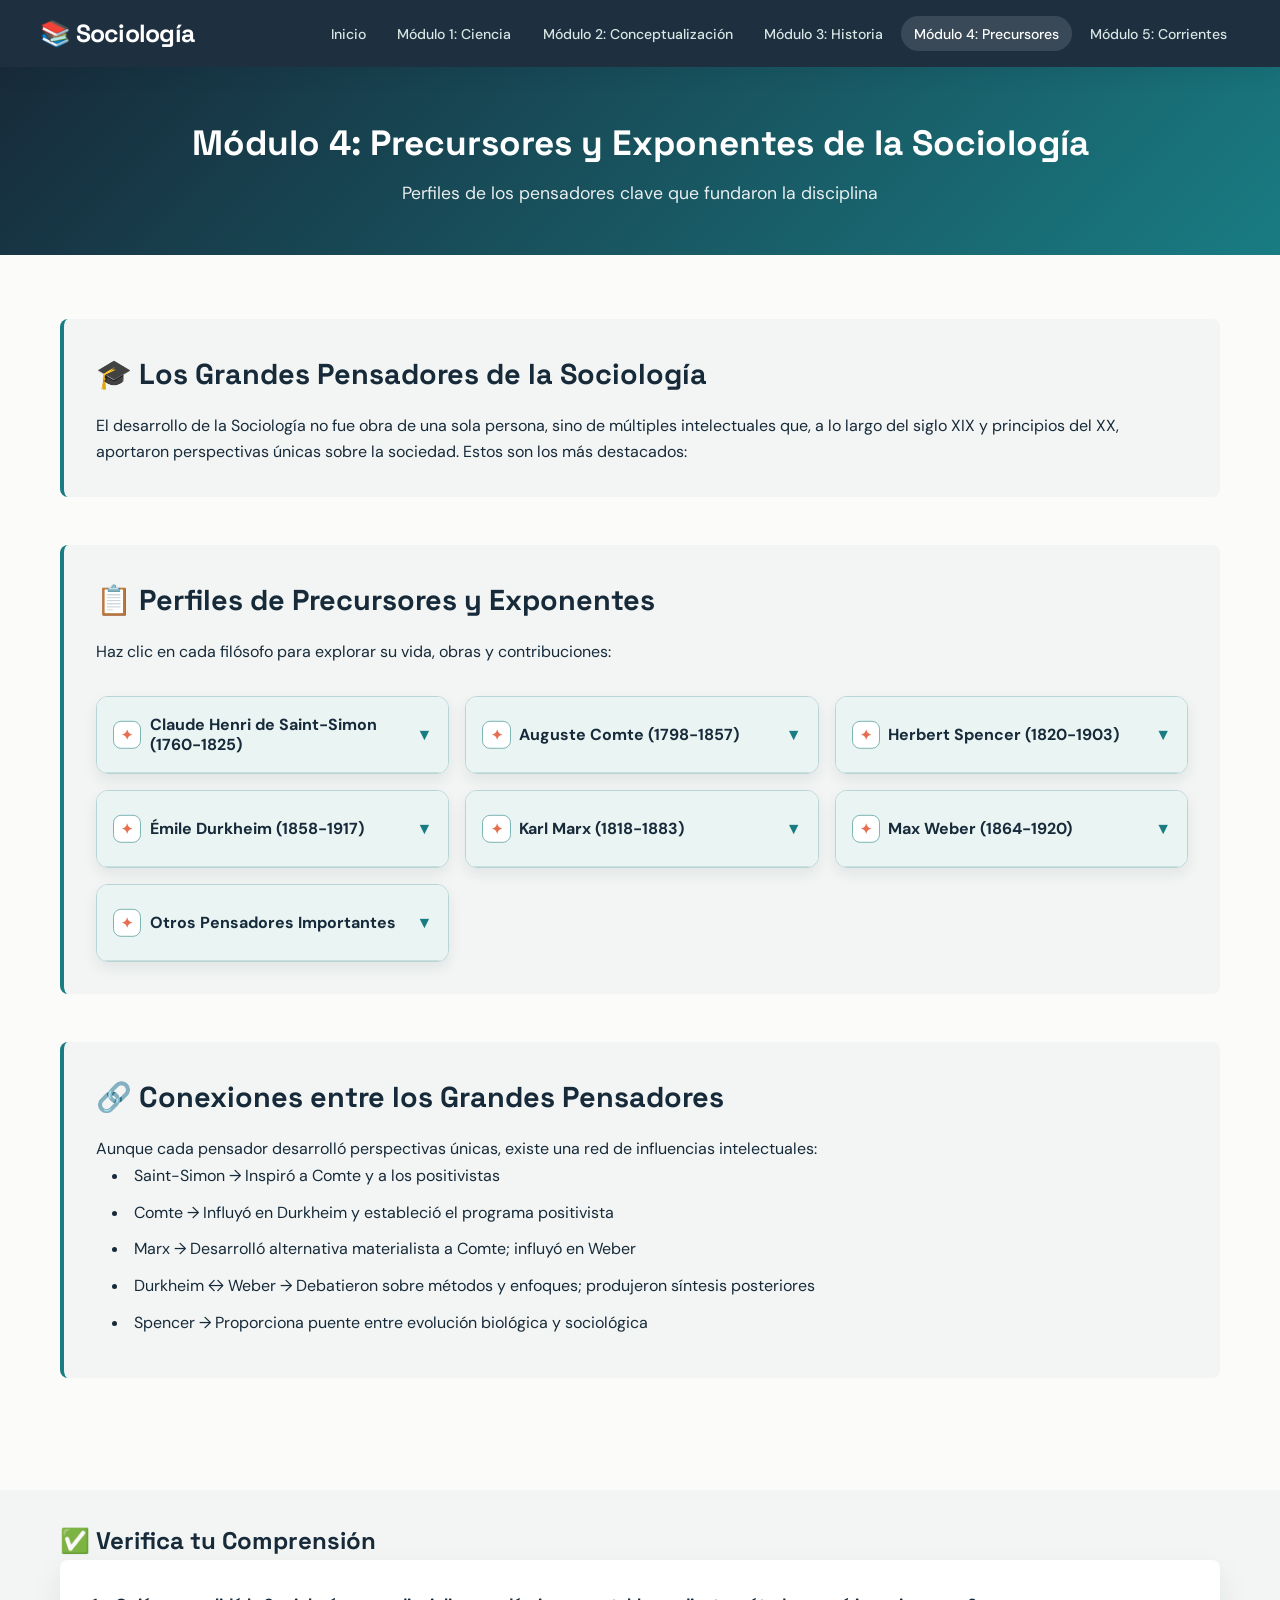
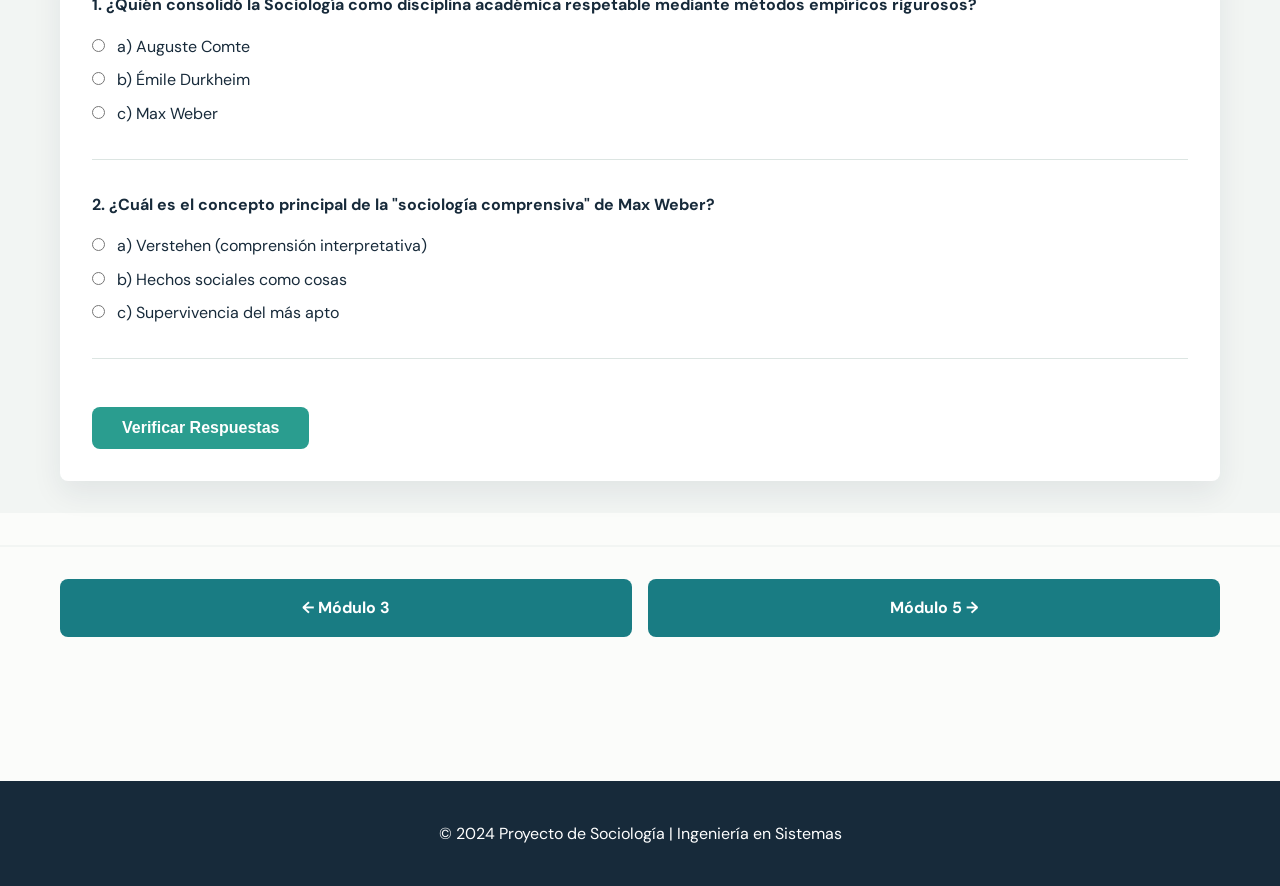
<file: modulo4.html>
<!DOCTYPE html>
<html lang="es">
<head>
    <meta charset="UTF-8">
    <meta name="viewport" content="width=device-width, initial-scale=1.0">
    <title>Módulo 4: Precursores y Exponentes | Sociología</title>
    <link rel="stylesheet" href="styles.css?v=6">
</head>
<body>
    <header class="header">
        <nav class="navbar">
            <div class="nav-container">
                <div class="logo"><h1>📚 Sociología</h1></div>
                <button class="menu-toggle" id="menuToggle">☰</button>
                <ul class="nav-menu" id="navMenu">
                    <li><a href="index.html">Inicio</a></li>
                    <li><a href="modulo1.html">Módulo 1: Ciencia</a></li>
                    <li><a href="modulo2.html">Módulo 2: Conceptualización</a></li>
                    <li><a href="modulo3.html">Módulo 3: Historia</a></li>
                    <li><a href="modulo4.html" class="active">Módulo 4: Precursores</a></li>
                    <li><a href="modulo5.html">Módulo 5: Corrientes</a></li>
                </ul>
            </div>
        </nav>
    </header>

    <main class="main-content">
        <section class="module-header">
            <div class="container">
                <h1>Módulo 4: Precursores y Exponentes de la Sociología</h1>
                <p class="module-subtitle">Perfiles de los pensadores clave que fundaron la disciplina</p>
            </div>
        </section>

        <section class="module-content">
            <div class="container">
                <article class="content-section">
                    <h2>🎓 Los Grandes Pensadores de la Sociología</h2>
                    <p>
                        El desarrollo de la Sociología no fue obra de una sola persona, sino de múltiples intelectuales que, 
                        a lo largo del siglo XIX y principios del XX, aportaron perspectivas únicas sobre la sociedad. 
                        Estos son los más destacados:
                    </p>
                </article>

                <!-- Tarjetas Desplegables de Precursores -->
                <article class="content-section">
                    <h2>📋 Perfiles de Precursores y Exponentes</h2>
                    <p>Haz clic en cada filósofo para explorar su vida, obras y contribuciones:</p>
                    
                    <div class="thinkers-accordion">
                        <!-- Claude Henri de Saint-Simon -->
                        <div class="thinker-card">
                            <button class="thinker-header" onclick="toggleThinker(this)">
                                <h3>Claude Henri de Saint-Simon (1760-1825)</h3>
                                <span class="toggle-arrow">▼</span>
                            </button>
                            <div class="thinker-content" style="display: none;">
                                <div class="thinker-body">
                                    <p><strong>Contexto:</strong> Filósofo francés de la Ilustración tardía</p>
                                    <p><strong>Contribución Principal:</strong> Propuso aplicar métodos científicos al estudio de la sociedad. Acuñó términos como "fisiología social".</p>
                                    <p><strong>Obra Destacada:</strong> "Introducción a los trabajos científicos del siglo XIX" (1807)</p>
                                    <p><strong>Ideas Clave:</strong> La sociedad debe organizarse conforme a principios científicos, no religiosos o tradicionales. Identificó diferentes etapas históricas.</p>
                                    <p><strong>Influencia:</strong> Inspiró a positivistas posteriores como Auguste Comte.</p>
                                </div>
                            </div>
                        </div>

                        <!-- Auguste Comte -->
                        <div class="thinker-card">
                            <button class="thinker-header" onclick="toggleThinker(this)">
                                <h3>Auguste Comte (1798-1857)</h3>
                                <span class="toggle-arrow">▼</span>
                            </button>
                            <div class="thinker-content" style="display: none;">
                                <div class="thinker-body">
                                    <p><strong>Contexto:</strong> Filósofo y matemático francés, discípulo de Saint-Simon</p>
                                    <p><strong>Contribución Principal:</strong> Fundador oficial de la Sociología. Acuñó el término "Sociología" en 1838. Desarrolló el Positivismo.</p>
                                    <p><strong>Obra Destacada:</strong> "Curso de Filosofía Positiva" (1830-1842), "Discurso sobre el espíritu positivo" (1844)</p>
                                    <p><strong>Ideas Clave:</strong> Ley de los tres estadios (teológico, metafísico, positivo). La sociología debe ser científica, basada en observación y experimentación.</p>
                                    <p><strong>Legado:</strong> Estableció los fundamentos del método científico en sociología.</p>
                                </div>
                            </div>
                        </div>

                        <!-- Herbert Spencer -->
                        <div class="thinker-card">
                            <button class="thinker-header" onclick="toggleThinker(this)">
                                <h3>Herbert Spencer (1820-1903)</h3>
                                <span class="toggle-arrow">▼</span>
                            </button>
                            <div class="thinker-content" style="display: none;">
                                <div class="thinker-body">
                                    <p><strong>Contexto:</strong> Filósofo e ingeniero británico</p>
                                    <p><strong>Contribución Principal:</strong> Desarrolló la teoría del "organicismo social" y aplicó conceptos evolutivos a la sociología.</p>
                                    <p><strong>Obra Destacada:</strong> "Principios de Sociología" (1876)</p>
                                    <p><strong>Ideas Clave:</strong> La sociedad es como un organismo vivo que evoluciona. "Supervivencia del más apto" aplicada al desarrollo social.</p>
                                    <p><strong>Crítica:</strong> Su darwinismo social fue criticado por justificar desigualdades naturales.</p>
                                    <p><strong>Influencia:</strong> Importante para el funcionalismo posterior.</p>
                                </div>
                            </div>
                        </div>

                        <!-- Émile Durkheim -->
                        <div class="thinker-card">
                            <button class="thinker-header" onclick="toggleThinker(this)">
                                <h3>Émile Durkheim (1858-1917)</h3>
                                <span class="toggle-arrow">▼</span>
                            </button>
                            <div class="thinker-content" style="display: none;">
                                <div class="thinker-body">
                                    <p><strong>Contexto:</strong> Sociólogo francés, profesor de la Universidad de Bordeaux</p>
                                    <p><strong>Contribución Principal:</strong> Consolidó la Sociología como disciplina académica respetable. Desarrolló métodos empíricos rigurosos.</p>
                                    <p><strong>Obra Destacada:</strong> "El Suicidio" (1897), "La División del Trabajo Social" (1893), "Las Formas Elementales de la Vida Religiosa" (1912)</p>
                                    <p><strong>Ideas Clave:</strong> Los hechos sociales son "cosas" que pueden estudiarse científicamente. Concepto de "conciencia colectiva". Solidaridad orgánica vs. mecánica.</p>
                                    <p><strong>Método:</strong> Uso riguroso de estadísticas. Su estudio sobre el suicidio fue revolucionario.</p>
                                    <p><strong>Legado:</strong> Fundador del funcionalismo sociológico. Influencia permanente en la disciplina.</p>
                                </div>
                            </div>
                        </div>

                        <!-- Karl Marx -->
                        <div class="thinker-card">
                            <button class="thinker-header" onclick="toggleThinker(this)">
                                <h3>Karl Marx (1818-1883)</h3>
                                <span class="toggle-arrow">▼</span>
                            </button>
                            <div class="thinker-content" style="display: none;">
                                <div class="thinker-body">
                                    <p><strong>Contexto:</strong> Filósofo alemán, economista político y revolucionario</p>
                                    <p><strong>Contribución Principal:</strong> Desarrolló el materialismo histórico como marco para entender la sociedad. Análisis profundo del capitalismo y conflicto de clases.</p>
                                    <p><strong>Obra Destacada:</strong> "El Manifiesto Comunista" (1848), "El Capital" (1867)</p>
                                    <p><strong>Ideas Clave:</strong> La economía determina la estructura social. La historia es lucha de clases. El capitalismo produce contradicciones inherentes.</p>
                                    <p><strong>Influencia:</strong> Aunque no se consideraba "sociólogo", revolucionó el análisis social. Inspiró el marxismo sociológico contemporáneo.</p>
                                    <p><strong>Crítica:</strong> Algunos lo consideran más filósofo e ideólogo que científico.</p>
                                </div>
                            </div>
                        </div>

                        <!-- Max Weber -->
                        <div class="thinker-card">
                            <button class="thinker-header" onclick="toggleThinker(this)">
                                <h3>Max Weber (1864-1920)</h3>
                                <span class="toggle-arrow">▼</span>
                            </button>
                            <div class="thinker-content" style="display: none;">
                                <div class="thinker-body">
                                    <p><strong>Contexto:</strong> Sociólogo e historiador alemán, figura clave en la sociología clásica</p>
                                    <p><strong>Contribución Principal:</strong> Desarrolló la "sociología comprensiva" (Verstehen). Análisis de la racionalización en la sociedad moderna.</p>
                                    <p><strong>Obra Destacada:</strong> "La Ética Protestante y el Espíritu del Capitalismo" (1905), "Economía y Sociedad" (1922)</p>
                                    <p><strong>Ideas Clave:</strong> Importancia de la intención subjetiva (Verstehen). Concepto de "tipo ideal". Análisis de autoridad y legitimidad. Racionalización como tendencia moderna.</p>
                                    <p><strong>Método:</strong> Síntesis de análisis cualitativos e históricos. Énfasis en contextos culturales e ideales tipos.</p>
                                    <p><strong>Legado:</strong> Figura central en la sociología occidental. Proporciona contrapeso al positivismo puro.</p>
                                </div>
                            </div>
                        </div>

                        <!-- Otros Pensadores Importantes -->
                        <div class="thinker-card">
                            <button class="thinker-header" onclick="toggleThinker(this)">
                                <h3>Otros Pensadores Importantes</h3>
                                <span class="toggle-arrow">▼</span>
                            </button>
                            <div class="thinker-content" style="display: none;">
                                <div class="thinker-body">
                                    <p><strong>Vilfredo Pareto (1848-1923):</strong> Economista italiano. Teoría de las élites y análisis de estabilidad social.</p>
                                    <p><strong>Georg Simmel (1858-1918):</strong> Sociólogo alemán. Teoría del conflicto y análisis de dinámicas grupales pequeñas.</p>
                                    <p><strong>Ferdinand Tönnies (1855-1936):</strong> Sociólogo alemán. Distinción Gemeinschaft (comunidad) vs. Gesellschaft (sociedad).</p>
                                    <p><strong>Talcott Parsons (1902-1979):</strong> Sociólogo estadounidense. Desarrolló el funcionalismo estructural.</p>
                                    <p><strong>C. Wright Mills (1916-1962):</strong> Sociólogo estadounidense. Crítica al establishment y teoría de la "élite del poder".</p>
                                </div>
                            </div>
                        </div>
                    </div>
                </article>

                <article class="content-section">
                    <h2>🔗 Conexiones entre los Grandes Pensadores</h2>
                    <p>
                        Aunque cada pensador desarrolló perspectivas únicas, existe una red de influencias intelectuales:
                    </p>
                    <ul class="content-list">
                        <li>Saint-Simon → Inspiró a Comte y a los positivistas</li>
                        <li>Comte → Influyó en Durkheim y estableció el programa positivista</li>
                        <li>Marx → Desarrolló alternativa materialista a Comte; influyó en Weber</li>
                        <li>Durkheim ↔ Weber → Debatieron sobre métodos y enfoques; produjeron síntesis posteriores</li>
                        <li>Spencer → Proporciona puente entre evolución biológica y sociológica</li>
                    </ul>
                </article>
            </div>
        </section>

        <section class="interactive-section">
            <div class="container">
                <h2>✅ Verifica tu Comprensión</h2>
                <div class="quiz">
                    <div class="quiz-question">
                        <p><strong>1. ¿Quién consolidó la Sociología como disciplina académica respetable mediante métodos empíricos rigurosos?</strong></p>
                        <label><input type="radio" name="q1"> a) Auguste Comte</label>
                        <label><input type="radio" name="q1"> b) Émile Durkheim</label>
                        <label><input type="radio" name="q1"> c) Max Weber</label>
                    </div>
                    <div class="quiz-question">
                        <p><strong>2. ¿Cuál es el concepto principal de la "sociología comprensiva" de Max Weber?</strong></p>
                        <label><input type="radio" name="q2"> a) Verstehen (comprensión interpretativa)</label>
                        <label><input type="radio" name="q2"> b) Hechos sociales como cosas</label>
                        <label><input type="radio" name="q2"> c) Supervivencia del más apto</label>
                    </div>
                    <button class="quiz-button" onclick="checkQuiz()">Verificar Respuestas</button>
                    <div id="quizResult"></div>
                </div>
            </div>
        </section>

        <section class="module-navigation">
            <div class="container">
                <div class="nav-buttons">
                    <a href="modulo3.html" class="nav-button prev">← Módulo 3</a>
                    <a href="modulo5.html" class="nav-button next">Módulo 5 →</a>
                </div>
            </div>
        </section>
    </main>

    <footer class="footer">
        <div class="footer-content">
            <p>&copy; 2024 Proyecto de Sociología | Ingeniería en Sistemas</p>
        </div>
    </footer>

    <script src="script.js?v=5"></script>
</body>
</html>
</file>
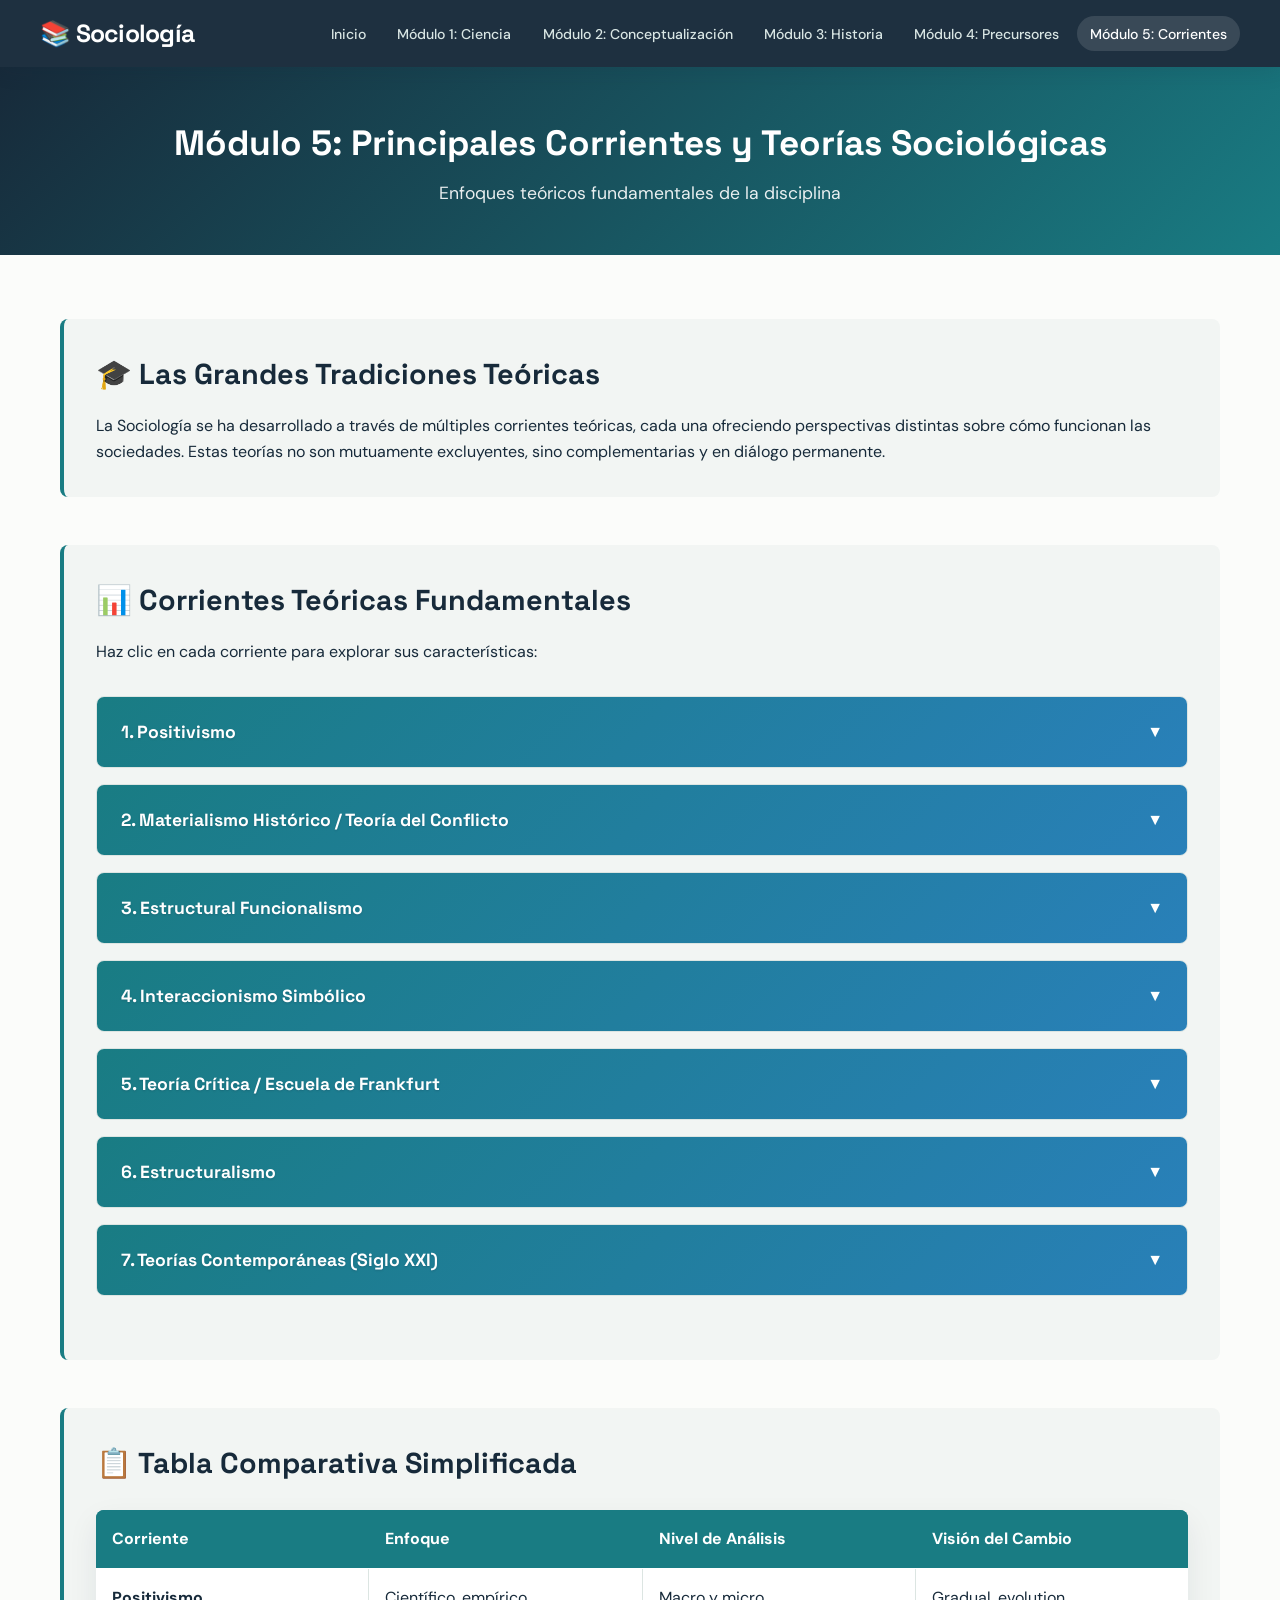
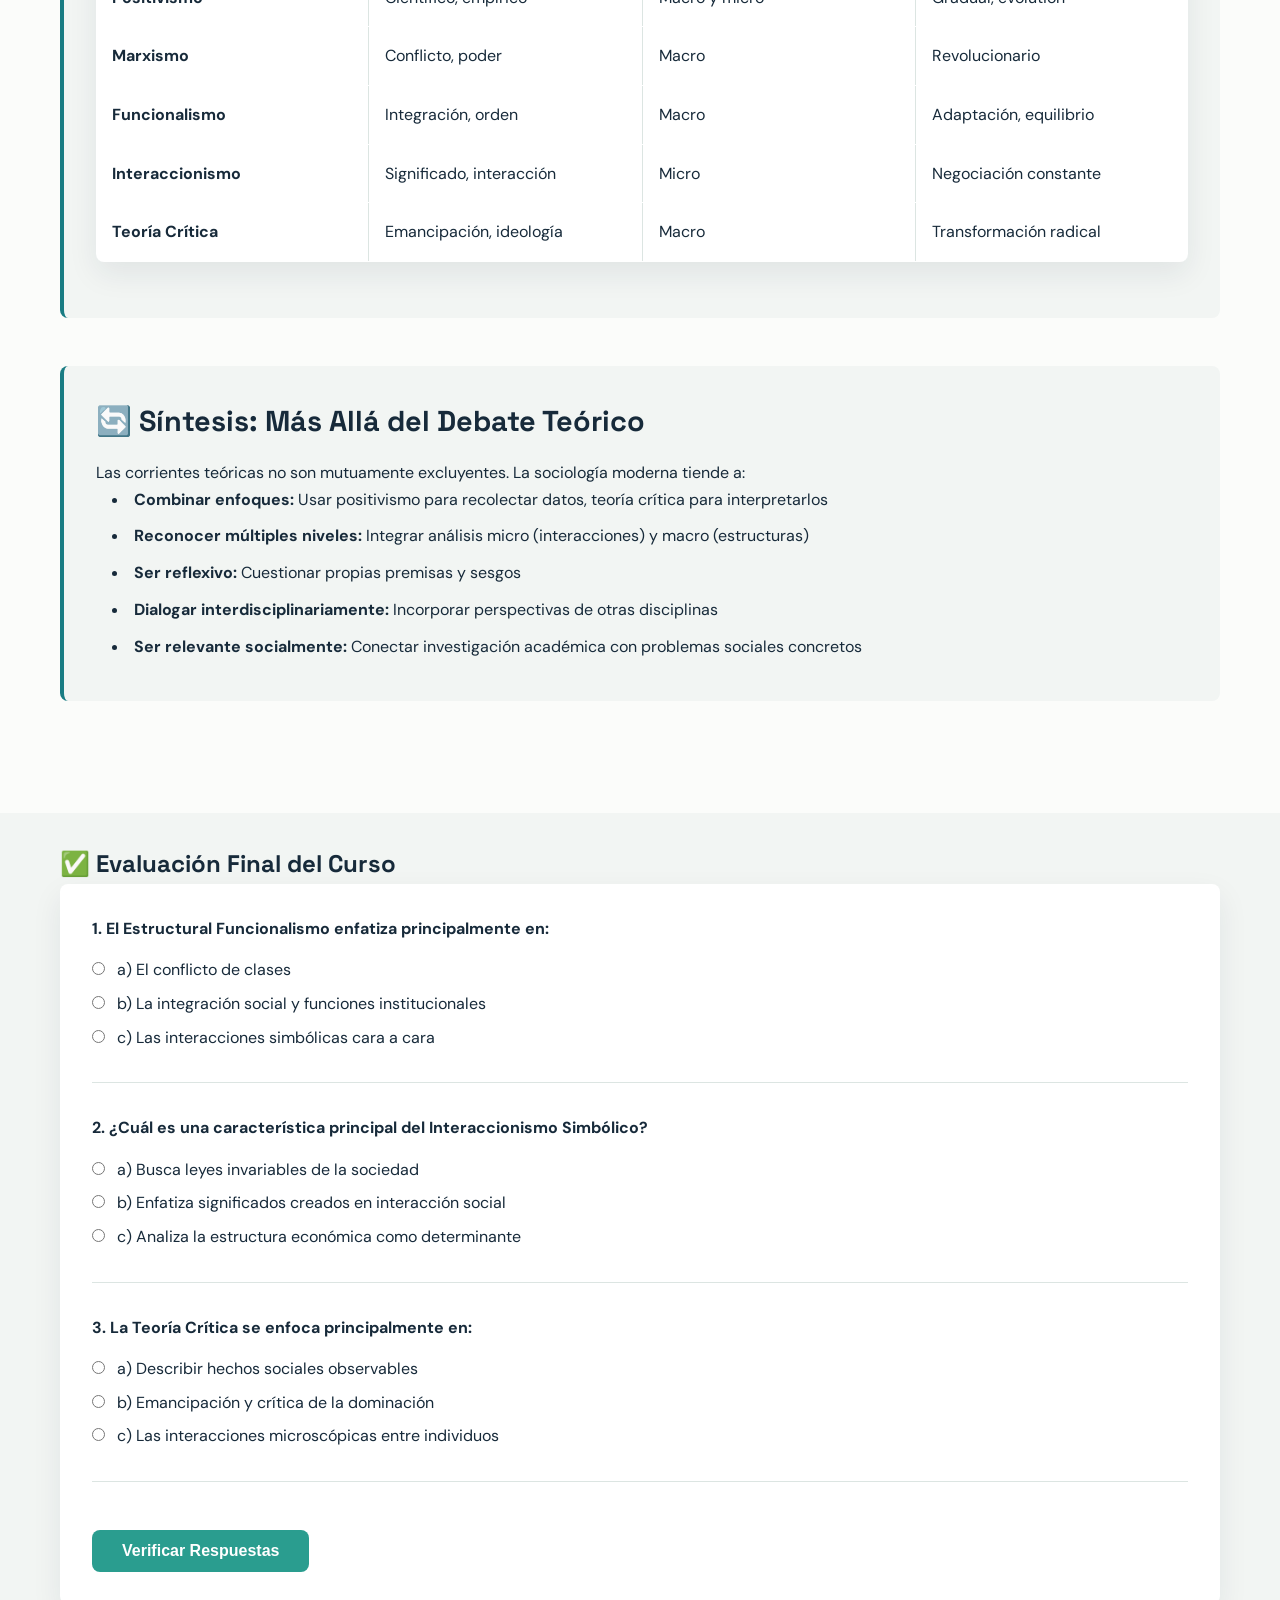
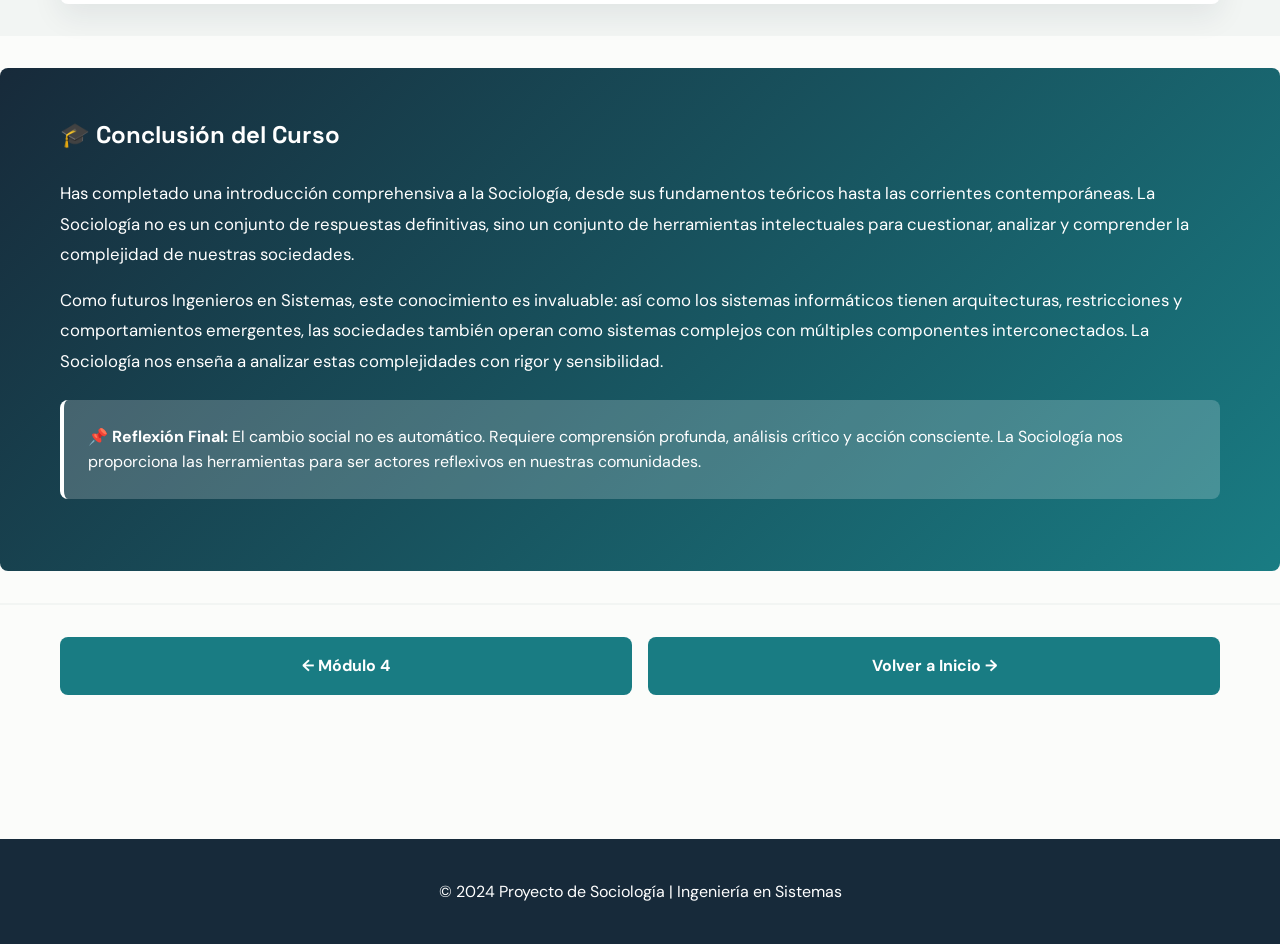
<file: modulo5.html>
<!DOCTYPE html>
<html lang="es">
<head>
    <meta charset="UTF-8">
    <meta name="viewport" content="width=device-width, initial-scale=1.0">
    <title>Módulo 5: Corrientes y Teorías Sociológicas | Sociología</title>
    <link rel="stylesheet" href="styles.css?v=3">
</head>
<body>
    <header class="header">
        <nav class="navbar">
            <div class="nav-container">
                <div class="logo"><h1>📚 Sociología</h1></div>
                <button class="menu-toggle" id="menuToggle">☰</button>
                <ul class="nav-menu" id="navMenu">
                    <li><a href="index.html">Inicio</a></li>
                    <li><a href="modulo1.html">Módulo 1: Ciencia</a></li>
                    <li><a href="modulo2.html">Módulo 2: Conceptualización</a></li>
                    <li><a href="modulo3.html">Módulo 3: Historia</a></li>
                    <li><a href="modulo4.html">Módulo 4: Precursores</a></li>
                    <li><a href="modulo5.html" class="active">Módulo 5: Corrientes</a></li>
                </ul>
            </div>
        </nav>
    </header>

    <main class="main-content">
        <section class="module-header">
            <div class="container">
                <h1>Módulo 5: Principales Corrientes y Teorías Sociológicas</h1>
                <p class="module-subtitle">Enfoques teóricos fundamentales de la disciplina</p>
            </div>
        </section>

        <section class="module-content">
            <div class="container">
                <article class="content-section">
                    <h2>🎓 Las Grandes Tradiciones Teóricas</h2>
                    <p>
                        La Sociología se ha desarrollado a través de múltiples corrientes teóricas, cada una ofreciendo 
                        perspectivas distintas sobre cómo funcionan las sociedades. Estas teorías no son mutuamente excluyentes, 
                        sino complementarias y en diálogo permanente.
                    </p>
                </article>

                <!-- Cuadro Comparativo de Corrientes -->
                <article class="content-section">
                    <h2>📊 Corrientes Teóricas Fundamentales</h2>
                    <p>Haz clic en cada corriente para explorar sus características:</p>
                    
                    <div class="theories-accordion">
                        <!-- POSITIVISMO -->
                        <div class="theory-card">
                            <button class="theory-header" onclick="toggleTheory(this)">
                                <h3>1. Positivismo</h3>
                                <span class="toggle-arrow">▼</span>
                            </button>
                            <div class="theory-content" style="display: none;">
                                <div class="theory-body">
                                    <p><strong>Representantes Clave:</strong> Auguste Comte, Émile Durkheim, Herbert Spencer</p>
                                    <p><strong>Período:</strong> Siglo XIX - principios del XX</p>
                                    <p><strong>Principios Fundamentales:</strong></p>
                                    <ul>
                                        <li>La sociedad puede estudiarse mediante métodos científicos rigurosos</li>
                                        <li>Los hechos sociales son "cosas" observables y medibles</li>
                                        <li>Búsqueda de leyes invariables que gobiernan la sociedad</li>
                                    </ul>
                                    <p><strong>Enfoque Metodológico:</strong> Énfasis en datos empíricos, estadísticas y variables cuantificables</p>
                                    <p><strong>Fortalezas:</strong> Riguroso, falsable, enfoque sistemático</p>
                                    <p><strong>Críticas:</strong> Reduce la complejidad social, ignora subjetividad, busca "leyes" que no existen</p>
                                </div>
                            </div>
                        </div>

                        <!-- MARXISMO -->
                        <div class="theory-card">
                            <button class="theory-header" onclick="toggleTheory(this)">
                                <h3>2. Materialismo Histórico / Teoría del Conflicto</h3>
                                <span class="toggle-arrow">▼</span>
                            </button>
                            <div class="theory-content" style="display: none;">
                                <div class="theory-body">
                                    <p><strong>Representantes Clave:</strong> Karl Marx, Friedrich Engels, C. Wright Mills</p>
                                    <p><strong>Período:</strong> Siglo XIX - presente</p>
                                    <p><strong>Principios Fundamentales:</strong></p>
                                    <ul>
                                        <li>La estructura económica determina la sociedad</li>
                                        <li>La historia avanza mediante conflictos entre clases sociales</li>
                                        <li>El capitalismo produce contradicciones inherentes</li>
                                        <li>Énfasis en poder, explotación y desigualdad</li>
                                    </ul>
                                    <p><strong>Enfoque Metodológico:</strong> Análisis histórico del modo de producción, dialéctica, crítica ideológica</p>
                                    <p><strong>Fortalezas:</strong> Considera poder y conflicto, análisis histórico, relevancia política</p>
                                    <p><strong>Críticas:</strong> Determinismo económico excesivo, algunas predicciones no se cumplieron</p>
                                </div>
                            </div>
                        </div>

                        <!-- ESTRUCTURAL FUNCIONALISMO -->
                        <div class="theory-card">
                            <button class="theory-header" onclick="toggleTheory(this)">
                                <h3>3. Estructural Funcionalismo</h3>
                                <span class="toggle-arrow">▼</span>
                            </button>
                            <div class="theory-content" style="display: none;">
                                <div class="theory-body">
                                    <p><strong>Representantes Clave:</strong> Talcott Parsons, Robert Merton, Herbert Spencer</p>
                                    <p><strong>Período:</strong> Mediados del XX - presente</p>
                                    <p><strong>Principios Fundamentales:</strong></p>
                                    <ul>
                                        <li>La sociedad es un sistema integrado de partes interdependientes</li>
                                        <li>Cada institución cumple una función para mantener la estabilidad social</li>
                                        <li>Énfasis en el orden, la integración y la equilibrio</li>
                                        <li>Analogía con organismos biológicos</li>
                                    </ul>
                                    <p><strong>Enfoque Metodológico:</strong> Análisis de roles, funciones latentes y manifiestas, sistemas adaptativos</p>
                                    <p><strong>Fortalezas:</strong> Explica cohesión social, útil para análisis institucional</p>
                                    <p><strong>Críticas:</strong> Conservador, subestima conflicto y cambio, tiende a justificar status quo</p>
                                </div>
                            </div>
                        </div>

                        <!-- INTERACCIONISMO SIMBÓLICO -->
                        <div class="theory-card">
                            <button class="theory-header" onclick="toggleTheory(this)">
                                <h3>4. Interaccionismo Simbólico</h3>
                                <span class="toggle-arrow">▼</span>
                            </button>
                            <div class="theory-content" style="display: none;">
                                <div class="theory-body">
                                    <p><strong>Representantes Clave:</strong> George Herbert Mead, Erving Goffman, Howard Becker</p>
                                    <p><strong>Período:</strong> Siglo XX - presente</p>
                                    <p><strong>Principios Fundamentales:</strong></p>
                                    <ul>
                                        <li>Énfasis en la interacción cara a cara y micro-nivel social</li>
                                        <li>Las personas actúan conforme a los significados que atribuyen a las cosas</li>
                                        <li>Los significados se crean mediante interacción social</li>
                                        <li>El "yo" es construcción social dinámica</li>
                                    </ul>
                                    <p><strong>Enfoque Metodológico:</strong> Etnografía, observación participante, análisis cualitativo</p>
                                    <p><strong>Fortalezas:</strong> Capta subjetividad, rico en matices, explicaciones detalladas</p>
                                    <p><strong>Críticas:</strong> Dificultad para generalizar, subestima estructuras macrosociales</p>
                                </div>
                            </div>
                        </div>

                        <!-- TEORÍA CRÍTICA -->
                        <div class="theory-card">
                            <button class="theory-header" onclick="toggleTheory(this)">
                                <h3>5. Teoría Crítica / Escuela de Frankfurt</h3>
                                <span class="toggle-arrow">▼</span>
                            </button>
                            <div class="theory-content" style="display: none;">
                                <div class="theory-body">
                                    <p><strong>Representantes Clave:</strong> Max Horkheimer, Theodor Adorno, Jürgen Habermas</p>
                                    <p><strong>Período:</strong> Siglo XX - presente</p>
                                    <p><strong>Principios Fundamentales:</strong></p>
                                    <ul>
                                        <li>Crítica radical a la ideología y a las formas de dominación</li>
                                        <li>La razón instrumental perpetúa el control social</li>
                                        <li>Importancia de la emancipación humana</li>
                                        <li>Análisis de cómo el poder penetra la cultura y conciencia</li>
                                    </ul>
                                    <p><strong>Enfoque Metodológico:</strong> Análisis de discurso, crítica histórica, dialéctica negativa</p>
                                    <p><strong>Fortalezas:</strong> Confronta poder y dominación, relevancia política, profundidad analítica</p>
                                    <p><strong>Críticas:</strong> A veces pesimista, dificultad para propuestas concretas</p>
                                </div>
                            </div>
                        </div>

                        <!-- ESTRUCTURALISMO -->
                        <div class="theory-card">
                            <button class="theory-header" onclick="toggleTheory(this)">
                                <h3>6. Estructuralismo</h3>
                                <span class="toggle-arrow">▼</span>
                            </button>
                            <div class="theory-content" style="display: none;">
                                <div class="theory-body">
                                    <p><strong>Representantes Clave:</strong> Claude Lévi-Strauss, Louis Althusser, Michel Foucault</p>
                                    <p><strong>Período:</strong> Siglo XX (especialmente 1960s-1970s)</p>
                                    <p><strong>Principios Fundamentales:</strong></p>
                                    <ul>
                                        <li>La sociedad opera conforme a estructuras subyacentes no evidentes</li>
                                        <li>Los significados surgen de diferencias entre elementos dentro de sistemas</li>
                                        <li>Lo individual está determinado por estructuras colectivas</li>
                                        <li>Énfasis en sistemas de signos y símbolos</li>
                                    </ul>
                                    <p><strong>Enfoque Metodológico:</strong> Análisis de sistemas, semiótica, arqueología del conocimiento</p>
                                    <p><strong>Fortalezas:</strong> Revela patrones ocultos, aplicable a múltiples fenómenos culturales</p>
                                    <p><strong>Críticas:</strong> Reduce agencia individual, determinismo, dificultad para explicar cambio</p>
                                </div>
                            </div>
                        </div>

                        <!-- TEORÍA DEL CAMBIO SOCIAL -->
                        <div class="theory-card">
                            <button class="theory-header" onclick="toggleTheory(this)">
                                <h3>7. Teorías Contemporáneas (Siglo XXI)</h3>
                                <span class="toggle-arrow">▼</span>
                            </button>
                            <div class="theory-content" style="display: none;">
                                <div class="theory-body">
                                    <p><strong>Tendencias Importantes:</strong></p>
                                    <p><strong>Teoría de Género y Feminismo Sociológico:</strong> Analiza interseccionalidad, patriarcado, construcción social del género</p>
                                    <p><strong>Sociología Post-moderna:</strong> Cuestiona metarrelatos, enfatiza fragmentación, relativismo</p>
                                    <p><strong>Teoría de Redes Sociales:</strong> Análisis de conexiones entre actores, poder distribuido</p>
                                    <p><strong>Sociología Digital / Cibercultura:</strong> Estudio de sociedades digitales, redes virtuales, identidades en línea</p>
                                    <p><strong>Teoría Crítica de Raza:</strong> Intersecciones de raza, clase, género en sistemas de opresión</p>
                                    <p><strong>Ecología Política y Sociología Ambiental:</strong> Relaciones entre sociedad y naturaleza, crisis ecológica</p>
                                </div>
                            </div>
                        </div>
                    </div>
                </article>

                <!-- Tabla Comparativa Simplificada -->
                <article class="content-section">
                    <h2>📋 Tabla Comparativa Simplificada</h2>
                    <div class="comparison-table large">
                        <div class="table-header">
                            <div class="table-cell">Corriente</div>
                            <div class="table-cell">Enfoque</div>
                            <div class="table-cell">Nivel de Análisis</div>
                            <div class="table-cell">Visión del Cambio</div>
                        </div>
                        <div class="table-row">
                            <div class="table-cell"><strong>Positivismo</strong></div>
                            <div class="table-cell">Científico, empírico</div>
                            <div class="table-cell">Macro y micro</div>
                            <div class="table-cell">Gradual, evolution</div>
                        </div>
                        <div class="table-row">
                            <div class="table-cell"><strong>Marxismo</strong></div>
                            <div class="table-cell">Conflicto, poder</div>
                            <div class="table-cell">Macro</div>
                            <div class="table-cell">Revolucionario</div>
                        </div>
                        <div class="table-row">
                            <div class="table-cell"><strong>Funcionalismo</strong></div>
                            <div class="table-cell">Integración, orden</div>
                            <div class="table-cell">Macro</div>
                            <div class="table-cell">Adaptación, equilibrio</div>
                        </div>
                        <div class="table-row">
                            <div class="table-cell"><strong>Interaccionismo</strong></div>
                            <div class="table-cell">Significado, interacción</div>
                            <div class="table-cell">Micro</div>
                            <div class="table-cell">Negociación constante</div>
                        </div>
                        <div class="table-row">
                            <div class="table-cell"><strong>Teoría Crítica</strong></div>
                            <div class="table-cell">Emancipación, ideología</div>
                            <div class="table-cell">Macro</div>
                            <div class="table-cell">Transformación radical</div>
                        </div>
                    </div>
                </article>

                <article class="content-section">
                    <h2>🔄 Síntesis: Más Allá del Debate Teórico</h2>
                    <p>
                        Las corrientes teóricas no son mutuamente excluyentes. La sociología moderna tiende a:
                    </p>
                    <ul class="content-list">
                        <li><strong>Combinar enfoques:</strong> Usar positivismo para recolectar datos, teoría crítica para interpretarlos</li>
                        <li><strong>Reconocer múltiples niveles:</strong> Integrar análisis micro (interacciones) y macro (estructuras)</li>
                        <li><strong>Ser reflexivo:</strong> Cuestionar propias premisas y sesgos</li>
                        <li><strong>Dialogar interdisciplinariamente:</strong> Incorporar perspectivas de otras disciplinas</li>
                        <li><strong>Ser relevante socialmente:</strong> Conectar investigación académica con problemas sociales concretos</li>
                    </ul>
                </article>
            </div>
        </section>

        <section class="interactive-section">
            <div class="container">
                <h2>✅ Evaluación Final del Curso</h2>
                <div class="quiz">
                    <div class="quiz-question">
                        <p><strong>1. El Estructural Funcionalismo enfatiza principalmente en:</strong></p>
                        <label><input type="radio" name="q1"> a) El conflicto de clases</label>
                        <label><input type="radio" name="q1"> b) La integración social y funciones institucionales</label>
                        <label><input type="radio" name="q1"> c) Las interacciones simbólicas cara a cara</label>
                    </div>
                    <div class="quiz-question">
                        <p><strong>2. ¿Cuál es una característica principal del Interaccionismo Simbólico?</strong></p>
                        <label><input type="radio" name="q2"> a) Busca leyes invariables de la sociedad</label>
                        <label><input type="radio" name="q2"> b) Enfatiza significados creados en interacción social</label>
                        <label><input type="radio" name="q2"> c) Analiza la estructura económica como determinante</label>
                    </div>
                    <div class="quiz-question">
                        <p><strong>3. La Teoría Crítica se enfoca principalmente en:</strong></p>
                        <label><input type="radio" name="q3"> a) Describir hechos sociales observables</label>
                        <label><input type="radio" name="q3"> b) Emancipación y crítica de la dominación</label>
                        <label><input type="radio" name="q3"> c) Las interacciones microscópicas entre individuos</label>
                    </div>
                    <button class="quiz-button" onclick="checkQuiz()">Verificar Respuestas</button>
                    <div id="quizResult"></div>
                </div>
            </div>
        </section>

        <!-- Conclusión del Curso -->
        <section class="conclusion-section">
            <div class="container">
                <h2>🎓 Conclusión del Curso</h2>
                <p>
                    Has completado una introducción comprehensiva a la Sociología, desde sus fundamentos teóricos hasta 
                    las corrientes contemporáneas. La Sociología no es un conjunto de respuestas definitivas, sino un conjunto 
                    de herramientas intelectuales para cuestionar, analizar y comprender la complejidad de nuestras sociedades.
                </p>
                <p>
                    Como futuros Ingenieros en Sistemas, este conocimiento es invaluable: así como los sistemas informáticos 
                    tienen arquitecturas, restricciones y comportamientos emergentes, las sociedades también operan como sistemas 
                    complejos con múltiples componentes interconectados. La Sociología nos enseña a analizar estas complejidades 
                    con rigor y sensibilidad.
                </p>
                <div class="note">
                    <strong>📌 Reflexión Final:</strong> El cambio social no es automático. Requiere comprensión profunda, 
                    análisis crítico y acción consciente. La Sociología nos proporciona las herramientas para ser actores 
                    reflexivos en nuestras comunidades.
                </div>
            </div>
        </section>

        <section class="module-navigation">
            <div class="container">
                <div class="nav-buttons">
                    <a href="modulo4.html" class="nav-button prev">← Módulo 4</a>
                    <a href="index.html" class="nav-button next">Volver a Inicio →</a>
                </div>
            </div>
        </section>
    </main>

    <footer class="footer">
        <div class="footer-content">
            <p>&copy; 2024 Proyecto de Sociología | Ingeniería en Sistemas</p>
        </div>
    </footer>

    <script src="script.js?v=2"></script>
</body>
</html>
</file>
<file: styles.css>
@import url('https://fonts.googleapis.com/css2?family=DM+Sans:wght@400;500;600;700&family=Space+Grotesk:wght@500;600;700&display=swap');

/* ===========================
   RESET Y VARIABLES GLOBALES
   =========================== */
* {
    margin: 0;
    padding: 0;
    box-sizing: border-box;
}

:root {
    --primary-color: #2c3e50;
    --secondary-color: #3498db;
    --accent-color: #e74c3c;
    --success-color: #27ae60;
    --light-bg: #ecf0f1;
    --white: #ffffff;
    --text-dark: #2c3e50;
    --text-light: #7f8c8d;
    --border-color: #bdc3c7;
    --shadow: 0 4px 6px rgba(0, 0, 0, 0.1);
    --transition: all 0.3s ease;
}

html {
    scroll-behavior: smooth;
}

body {
    font-family: 'Segoe UI', Tahoma, Geneva, Verdana, sans-serif;
    line-height: 1.6;
    color: var(--text-dark);
    background-color: var(--white);
}

/* ===========================
   CONTENEDOR GENERAL
   =========================== */
.container {
    max-width: 1200px;
    margin: 0 auto;
    padding: 0 20px;
}

/* ===========================
   HEADER Y NAVEGACIÓN
   =========================== */
.header {
    background: linear-gradient(135deg, var(--primary-color) 0%, var(--secondary-color) 100%);
    color: var(--white);
    padding: 0;
    box-shadow: var(--shadow);
    position: sticky;
    top: 0;
    z-index: 1000;
}

.navbar {
    padding: 1rem 0;
}

.nav-container {
    max-width: 1200px;
    margin: 0 auto;
    padding: 0 20px;
    display: flex;
    justify-content: space-between;
    align-items: center;
}

.logo h1 {
    font-size: 1.8rem;
    font-weight: bold;
}

.logo .tagline {
    font-size: 0.75rem;
    opacity: 0.8;
    font-weight: normal;
}

.nav-menu {
    display: flex;
    list-style: none;
    gap: 2rem;
    flex-wrap: wrap;
}

.nav-menu a {
    color: var(--white);
    text-decoration: none;
    transition: var(--transition);
    font-weight: 500;
    position: relative;
}

.nav-menu a:hover,
.nav-menu a.active {
    color: #ffc107;
}

.nav-menu a.active::after {
    content: '';
    position: absolute;
    bottom: -5px;
    left: 0;
    right: 0;
    height: 2px;
    background: #ffc107;
}

.menu-toggle {
    display: none;
    background: none;
    border: none;
    color: var(--white);
    font-size: 1.5rem;
    cursor: pointer;
}

/* ===========================
   MAIN CONTENT
   =========================== */
.main-content {
    min-height: 80vh;
    padding: 2rem 0;
}

/* ===========================
   HERO SECTION
   =========================== */
.hero {
    background: linear-gradient(135deg, var(--primary-color) 0%, var(--secondary-color) 100%);
    color: var(--white);
    padding: 4rem 0;
    text-align: center;
    margin-bottom: 3rem;
}

.hero-content h2 {
    font-size: 2.5rem;
    margin-bottom: 1rem;
}

.hero-content p {
    font-size: 1.2rem;
    margin-bottom: 2rem;
    opacity: 0.9;
}

.cta-button {
    display: inline-block;
    background: var(--accent-color);
    color: var(--white);
    padding: 12px 30px;
    border-radius: 50px;
    text-decoration: none;
    font-weight: bold;
    transition: var(--transition);
    border: none;
    cursor: pointer;
}

.cta-button:hover {
    background: #c0392b;
    transform: translateY(-2px);
    box-shadow: var(--shadow);
}

/* ===========================
   SECCIONES DE CONTENIDO
   =========================== */
.module-header {
    background: linear-gradient(135deg, var(--primary-color) 0%, var(--secondary-color) 100%);
    color: var(--white);
    padding: 3rem 0;
    margin-bottom: 2rem;
    text-align: center;
}

.module-header h1 {
    font-size: 2.2rem;
    margin-bottom: 0.5rem;
}

.module-subtitle {
    font-size: 1.1rem;
    opacity: 0.9;
}

.module-content {
    padding: 2rem 0;
}

.content-section {
    margin-bottom: 3rem;
    padding: 2rem;
    background: var(--light-bg);
    border-radius: 8px;
    border-left: 4px solid var(--secondary-color);
}

.content-section h2 {
    color: var(--primary-color);
    margin-bottom: 1rem;
    font-size: 1.8rem;
}

.content-section h3 {
    color: var(--secondary-color);
    margin-top: 1.5rem;
    margin-bottom: 0.5rem;
}

.content-list {
    list-style-position: inside;
    margin-left: 1rem;
}

.content-list li {
    margin-bottom: 0.5rem;
    line-height: 1.8;
}

/* ===========================
   DEFINICIONES Y NOTAS
   =========================== */
.definition-box {
    background: var(--secondary-color);
    color: var(--white);
    padding: 1.5rem;
    border-radius: 8px;
    margin: 1.5rem 0;
    border-left: 4px solid var(--accent-color);
}

.note {
    background: #fff3cd;
    border-left: 4px solid #ffc107;
    padding: 1.5rem;
    border-radius: 8px;
    margin: 1.5rem 0;
    color: var(--text-dark);
}

/* ===========================
   TABLAS COMPARATIVAS
   =========================== */
.comparison-table {
    width: 100%;
    border-collapse: collapse;
    margin: 1.5rem 0;
    background: var(--white);
    border-radius: 8px;
    overflow: hidden;
    box-shadow: var(--shadow);
}

.comparison-row {
    display: grid;
    grid-template-columns: repeat(auto-fit, minmax(150px, 1fr));
    border-bottom: 1px solid var(--border-color);
}

.comparison-row.header {
    background: var(--secondary-color);
    color: var(--white);
    font-weight: bold;
}

.comparison-cell {
    padding: 1rem;
    border-right: 1px solid var(--border-color);
}

.comparison-cell:last-child {
    border-right: none;
}

.comparison-table.large {
    display: table;
    width: 100%;
}

.table-header, .table-row {
    display: grid;
    grid-template-columns: repeat(4, 1fr);
    gap: 1px;
    background: var(--border-color);
    margin-bottom: 1px;
}

.table-header {
    background: var(--secondary-color);
    color: var(--white);
    font-weight: bold;
}

.table-cell {
    background: var(--white);
    padding: 1rem;
}

.table-header .table-cell {
    background: var(--secondary-color);
    color: var(--white);
}

/* ===========================
   ACORDEONES
   =========================== */
.accordion {
    margin: 1.5rem 0;
}

.accordion-item {
    margin-bottom: 0.5rem;
    border: 1px solid var(--border-color);
    border-radius: 8px;
    overflow: hidden;
    background: var(--white);
}

.accordion-button {
    width: 100%;
    padding: 1rem;
    background: var(--secondary-color);
    color: var(--white);
    border: none;
    text-align: left;
    cursor: pointer;
    font-size: 1rem;
    font-weight: bold;
    display: flex;
    justify-content: space-between;
    align-items: center;
    transition: var(--transition);
}

.accordion-button:hover {
    background: #2980b9;
}

.toggle-icon {
    transition: var(--transition);
}

.accordion-button.active .toggle-icon {
    transform: rotate(180deg);
}

.accordion-content {
    max-height: 0;
    overflow: hidden;
    transition: max-height 0.3s ease;
}

.accordion-content.show {
    max-height: 1000px;
}

.accordion-body {
    padding: 1.5rem;
    background: var(--light-bg);
}

/* ===========================
   LÍNEA DE TIEMPO
   =========================== */
.timeline {
    position: relative;
    padding: 2rem 0;
}

.timeline::before {
    content: '';
    position: absolute;
    left: 50%;
    transform: translateX(-50%);
    width: 3px;
    height: 100%;
    background: var(--secondary-color);
}

.timeline-item {
    margin-bottom: 2rem;
    position: relative;
}

.timeline-item:nth-child(odd) {
    margin-left: 0;
    margin-right: 50%;
    text-align: right;
}

.timeline-item:nth-child(even) {
    margin-left: 50%;
    margin-right: 0;
    text-align: left;
}

.timeline-marker {
    position: absolute;
    left: 50%;
    transform: translateX(-50%);
    width: 40px;
    height: 40px;
    background: var(--accent-color);
    border: 3px solid var(--white);
    border-radius: 50%;
    display: flex;
    align-items: center;
    justify-content: center;
    color: var(--white);
    font-weight: bold;
    font-size: 1.2rem;
    z-index: 1;
    top: 20px;
}

.timeline-content {
    background: var(--light-bg);
    padding: 1.5rem;
    border-radius: 8px;
    border: 2px solid var(--secondary-color);
}

.timeline-content h3 {
    color: var(--primary-color);
    margin-bottom: 0.5rem;
}

.timeline-details {
    margin-top: 1rem;
    padding-top: 1rem;
    border-top: 1px solid var(--border-color);
}

/* ===========================
   TARJETAS (CARDS)
   =========================== */
.team-grid, .modules-grid, .fields-grid, .conditions-grid {
    display: grid;
    grid-template-columns: repeat(auto-fit, minmax(250px, 1fr));
    gap: 2rem;
    margin: 2rem 0;
}

.team-member, .module-card, .field-card, .condition-card {
    background: var(--white);
    padding: 1.5rem;
    border-radius: 8px;
    box-shadow: var(--shadow);
    transition: var(--transition);
    text-align: center;
}

.team-member:hover, .module-card:hover, .field-card:hover, .condition-card:hover {
    transform: translateY(-5px);
    box-shadow: 0 8px 12px rgba(0, 0, 0, 0.15);
}

.member-avatar {
    font-size: 3rem;
    margin-bottom: 1rem;
}

.module-number {
    display: inline-block;
    width: 50px;
    height: 50px;
    background: var(--secondary-color);
    color: var(--white);
    border-radius: 50%;
    display: flex;
    align-items: center;
    justify-content: center;
    font-size: 1.5rem;
    font-weight: bold;
    margin-bottom: 1rem;
}

.module-card h3, .field-card h3 {
    color: var(--primary-color);
    margin-bottom: 0.5rem;
}

.module-link {
    display: inline-block;
    color: var(--secondary-color);
    text-decoration: none;
    font-weight: bold;
    margin-top: 1rem;
    transition: var(--transition);
}

.module-link:hover {
    color: var(--accent-color);
}

/* ===========================
   TARJETAS DE PENSADORES
   =========================== */
.thinkers-accordion, .theories-accordion {
    margin: 2rem 0;
}

.thinker-card, .theory-card {
    background: var(--white);
    border: 1px solid var(--border-color);
    border-radius: 8px;
    margin-bottom: 1rem;
    overflow: hidden;
}

.thinker-header, .theory-header {
    width: 100%;
    padding: 1.5rem;
    background: linear-gradient(135deg, var(--secondary-color) 0%, #2980b9 100%);
    color: var(--white);
    border: none;
    text-align: left;
    cursor: pointer;
    font-size: 1rem;
    font-weight: bold;
    display: flex;
    justify-content: space-between;
    align-items: center;
    transition: var(--transition);
}

.thinker-header:hover, .theory-header:hover {
    background: linear-gradient(135deg, #2980b9 0%, var(--secondary-color) 100%);
}

.thinker-header h3, .theory-header h3 {
    margin: 0;
    font-size: 1.1rem;
}

.toggle-arrow {
    transition: var(--transition);
}

.thinker-header.active .toggle-arrow,
.theory-header.active .toggle-arrow {
    transform: rotate(180deg);
}

.thinker-content, .theory-content {
    max-height: 0;
    overflow: hidden;
    transition: max-height 0.3s ease;
}

.thinker-content.show, .theory-content.show {
    max-height: 2000px;
}

.thinker-body, .theory-body {
    padding: 1.5rem;
    background: var(--light-bg);
    line-height: 1.8;
}

.thinker-body p, .theory-body p {
    margin-bottom: 0.5rem;
}

.thinker-body ul, .theory-body ul {
    margin-left: 1.5rem;
    margin-top: 0.5rem;
}

.thinker-body li, .theory-body li {
    margin-bottom: 0.3rem;
}

/* ===========================
   CARACTERÍSTICAS
   =========================== */
.characteristics {
    display: grid;
    grid-template-columns: repeat(auto-fit, minmax(200px, 1fr));
    gap: 1.5rem;
    margin: 2rem 0;
}

.char-item {
    background: var(--white);
    padding: 1.5rem;
    border-radius: 8px;
    border-left: 4px solid var(--accent-color);
    box-shadow: var(--shadow);
}

.char-item h3 {
    color: var(--accent-color);
    margin-bottom: 0.5rem;
}

/* ===========================
   SECCIÓN DE PROPÓSITO
   =========================== */
.purpose-section {
    margin: 2rem 0;
}

.purpose-content {
    background: var(--light-bg);
    padding: 2rem;
    border-radius: 8px;
    margin: 1.5rem 0;
}

.features {
    display: grid;
    grid-template-columns: repeat(auto-fit, minmax(280px, 1fr));
    gap: 1.5rem;
    margin: 1.5rem 0;
}

.feature {
    background: var(--white);
    padding: 1.5rem;
    border-radius: 8px;
    text-align: center;
    box-shadow: var(--shadow);
}

.feature-icon {
    font-size: 2.5rem;
    display: block;
    margin-bottom: 0.5rem;
}

/* ===========================
   QUIZ INTERACTIVO
   =========================== */
.interactive-section {
    background: var(--light-bg);
    padding: 2rem 0;
    margin: 2rem 0;
}

.quiz {
    background: var(--white);
    padding: 2rem;
    border-radius: 8px;
    box-shadow: var(--shadow);
}

.quiz-question {
    margin-bottom: 2rem;
    padding-bottom: 1.5rem;
    border-bottom: 1px solid var(--border-color);
}

.quiz-question:last-of-type {
    border-bottom: none;
}

.quiz-question p {
    font-weight: bold;
    margin-bottom: 1rem;
    color: var(--primary-color);
}

.quiz-question label {
    display: block;
    margin-bottom: 0.5rem;
    cursor: pointer;
    transition: var(--transition);
}

.quiz-question label:hover {
    color: var(--secondary-color);
}

.quiz-question input {
    margin-right: 0.5rem;
    cursor: pointer;
}

.quiz-button {
    background: var(--success-color);
    color: var(--white);
    padding: 12px 30px;
    border: none;
    border-radius: 8px;
    font-size: 1rem;
    font-weight: bold;
    cursor: pointer;
    transition: var(--transition);
    margin-top: 1rem;
}

.quiz-button:hover {
    background: #229954;
    transform: translateY(-2px);
}

#quizResult {
    margin-top: 1.5rem;
    padding: 1rem;
    border-radius: 8px;
    display: none;
}

#quizResult.show {
    display: block;
}

#quizResult.success {
    background: #d4edda;
    color: #155724;
    border: 1px solid #c3e6cb;
}

#quizResult.error {
    background: #f8d7da;
    color: #721c24;
    border: 1px solid #f5c6cb;
}

/* ===========================
   NAVEGACIÓN ENTRE MÓDULOS
   =========================== */
.module-navigation {
    padding: 2rem 0;
    border-top: 2px solid var(--light-bg);
    margin-top: 2rem;
}

.nav-buttons {
    display: flex;
    justify-content: space-between;
    gap: 1rem;
    flex-wrap: wrap;
}

.nav-button {
    flex: 1;
    min-width: 150px;
    padding: 1rem;
    background: var(--secondary-color);
    color: var(--white);
    text-decoration: none;
    border-radius: 8px;
    text-align: center;
    font-weight: bold;
    transition: var(--transition);
    display: inline-block;
}

.nav-button:hover {
    background: #2980b9;
    transform: translateX(5px);
}

.nav-button.prev:hover {
    transform: translateX(-5px);
}

/* ===========================
   CONCLUSIÓN
   =========================== */
.conclusion-section {
    background: linear-gradient(135deg, var(--primary-color) 0%, var(--secondary-color) 100%);
    color: var(--white);
    padding: 3rem 0;
    margin: 2rem 0;
    border-radius: 8px;
}

.conclusion-section h2 {
    color: var(--white);
    margin-bottom: 1.5rem;
}

.conclusion-section p {
    margin-bottom: 1rem;
    font-size: 1.05rem;
    line-height: 1.8;
}

.conclusion-section .note {
    background: rgba(255, 255, 255, 0.2);
    border-color: var(--white);
    color: var(--white);
}

/* ===========================
   FOOTER
   =========================== */
.footer {
    background: var(--primary-color);
    color: var(--white);
    text-align: center;
    padding: 2rem 0;
    margin-top: 3rem;
    border-top: 3px solid var(--secondary-color);
}

.footer-content p {
    margin: 0.5rem 0;
}

/* ===========================
   SECCIÓN INTRO
   =========================== */
.intro-section {
    padding: 2rem 0;
}

.intro-text {
    font-size: 1.1rem;
    text-align: center;
    margin-bottom: 1.5rem;
    color: var(--text-light);
}

.intro-content {
    background: var(--light-bg);
    padding: 2rem;
    border-radius: 8px;
    line-height: 1.8;
    border-left: 4px solid var(--accent-color);
}

.intro-content p {
    margin-bottom: 1rem;
    text-align: justify;
}

/* ===========================
   HITOS HISTÓRICOS
   =========================== */
.milestones {
    background: var(--white);
    border-radius: 8px;
    box-shadow: var(--shadow);
}

.milestone {
    padding: 1.5rem;
    border-bottom: 1px solid var(--border-color);
    position: relative;
    padding-left: 3rem;
}

.milestone:last-child {
    border-bottom: none;
}

.milestone::before {
    content: '📌';
    position: absolute;
    left: 1rem;
    color: var(--accent-color);
    font-size: 1.5rem;
}

/* ===========================
   RESPONSIVE DESIGN
   =========================== */
@media (max-width: 768px) {
    .menu-toggle {
        display: block;
    }

    .nav-menu {
        display: none;
        flex-direction: column;
        gap: 1rem;
        position: absolute;
        top: 60px;
        left: 0;
        right: 0;
        background: var(--primary-color);
        padding: 1rem;
        border-radius: 0 0 8px 8px;
    }

    .nav-menu.active {
        display: flex;
    }

    .hero-content h2 {
        font-size: 1.8rem;
    }

    .module-header h1 {
        font-size: 1.6rem;
    }

    .timeline::before {
        left: 20px;
    }

    .timeline-item:nth-child(odd),
    .timeline-item:nth-child(even) {
        margin-left: 0;
        margin-right: 0;
        text-align: left;
        padding-left: 60px;
    }

    .timeline-marker {
        left: 0;
        width: 35px;
        height: 35px;
        font-size: 1rem;
    }

    .timeline-content {
        border-left: 2px solid var(--secondary-color);
        border-top: none;
    }

    .team-grid, .modules-grid, .fields-grid, .conditions-grid {
        grid-template-columns: 1fr;
    }

    .table-header, .table-row {
        grid-template-columns: repeat(2, 1fr);
    }

    .table-cell {
        padding: 0.75rem;
        font-size: 0.9rem;
    }

    .table-header .table-cell,
    .comparison-row.header .comparison-cell {
        font-size: 0.8rem;
    }

    .nav-buttons {
        flex-direction: column;
    }

    .nav-button {
        min-width: auto;
    }

    .logo h1 {
        font-size: 1.3rem;
    }

    .logo .tagline {
        display: none;
    }

    .nav-menu {
        gap: 0.5rem;
    }

    .nav-menu a {
        font-size: 0.9rem;
    }

    .content-section {
        padding: 1.5rem;
    }

    .content-section h2 {
        font-size: 1.4rem;
    }
}

@media (max-width: 480px) {
    .hero-content h2 {
        font-size: 1.5rem;
    }

    .hero-content p {
        font-size: 1rem;
    }

    .module-header h1 {
        font-size: 1.3rem;
    }

    .content-section {
        padding: 1rem;
    }

    .content-section h2 {
        font-size: 1.2rem;
    }

    .thinker-header h3, .theory-header h3 {
        font-size: 0.95rem;
    }

    .thinker-header, .theory-header {
        padding: 1rem;
    }

    .quiz {
        padding: 1rem;
    }

    .table-header, .table-row {
        grid-template-columns: 1fr;
    }
}

/* ===========================
   ANIMACIONES
   =========================== */
@keyframes fadeIn {
    from {
        opacity: 0;
        transform: translateY(10px);
    }
    to {
        opacity: 1;
        transform: translateY(0);
    }
}

.content-section,
.team-member,
.module-card,
.thinker-card,
.theory-card {
    animation: fadeIn 0.5s ease;
}

/* ===========================
   IMPRESIÓN
   =========================== */
@media print {
    .header,
    .footer,
    .module-navigation,
    .interactive-section,
    .menu-toggle {
        display: none;
    }

    .main-content {
        padding: 0;
    }

    .content-section,
    .module-card {
        page-break-inside: avoid;
        box-shadow: none;
        border: 1px solid var(--border-color);
    }
}

/* ===========================
   SISTEMA VISUAL RENOVADO - INICIO
   =========================== */
:root {
    --primary-color: #172a3a;
    --secondary-color: #197c83;
    --accent-color: #e76f51;
    --success-color: #2a9d8f;
    --light-bg: #f2f5f3;
    --white: #ffffff;
    --text-dark: #172a3a;
    --text-light: #62727b;
    --border-color: #dce5e2;
    --shadow: 0 12px 30px rgba(23, 42, 58, 0.08);
    --shadow-hover: 0 20px 42px rgba(23, 42, 58, 0.14);
    --transition: 180ms ease;
}

body {
    font-family: 'DM Sans', sans-serif;
    background: #fbfcfa;
    color: var(--text-dark);
}

h1, h2, h3 {
    font-family: 'Space Grotesk', sans-serif;
    letter-spacing: 0;
}

.header {
    background: rgba(23, 42, 58, 0.97);
    box-shadow: 0 4px 20px rgba(23, 42, 58, 0.12);
}

.navbar {
    padding: 0.85rem 0;
}

.nav-container {
    max-width: 1240px;
}

.logo h1 {
    font-size: 1.55rem;
    letter-spacing: -0.03em;
}

.logo .tagline {
    color: #b7cbc8;
    letter-spacing: 0.03em;
}

.nav-menu {
    gap: 0.35rem;
    align-items: center;
}

.nav-menu a {
    color: #d9e6e4;
    border-radius: 999px;
    padding: 0.55rem 0.8rem;
    font-size: 0.88rem;
    transition: background-color var(--transition), color var(--transition);
}

.nav-menu a:hover,
.nav-menu a.active {
    color: #ffffff;
    background: rgba(255, 255, 255, 0.12);
}

.nav-menu a.active::after {
    display: none;
}

.main-content {
    padding: 0 0 2rem;
}

.hero {
    position: relative;
    isolation: isolate;
    overflow: hidden;
    max-width: 1240px;
    min-height: 390px;
    margin: 0 auto 4.5rem;
    padding: 7rem 2rem 6.5rem;
    border-radius: 0 0 28px 28px;
    background: linear-gradient(120deg, #172a3a 0%, #145d68 68%, #197c83 100%);
    text-align: left;
}

.hero::after {
    content: '';
    position: absolute;
    z-index: -1;
    width: 440px;
    height: 440px;
    right: -110px;
    top: -170px;
    border: 1px solid rgba(255, 255, 255, 0.2);
    border-radius: 50%;
    box-shadow: 0 0 0 34px rgba(255, 255, 255, 0.04), 0 0 0 68px rgba(255, 255, 255, 0.035);
}

.hero-content {
    max-width: 760px;
    margin: 0 auto;
}

.hero-content h2 {
    max-width: 700px;
    font-size: clamp(2.2rem, 5vw, 4.1rem);
    line-height: 1.04;
    letter-spacing: -0.05em;
    margin-bottom: 1.25rem;
}

.hero-content p {
    max-width: 610px;
    color: #d6e6e3;
    font-size: 1.15rem;
    line-height: 1.7;
}

.cta-button {
    padding: 0.85rem 1.35rem;
    border-radius: 10px;
    background: var(--accent-color);
    box-shadow: 0 8px 18px rgba(231, 111, 81, 0.25);
    transition: transform var(--transition), background-color var(--transition), box-shadow var(--transition);
}

.cta-button:hover {
    background: #d95d42;
    box-shadow: 0 12px 24px rgba(231, 111, 81, 0.3);
}

.team-section,
.purpose-section,
.modules-overview,
.intro-section {
    max-width: 1160px;
    margin-left: auto;
    margin-right: auto;
    padding-left: 20px;
    padding-right: 20px;
}

.team-section,
.purpose-section,
.modules-overview {
    margin-bottom: 5rem;
}

.team-section > h2,
.purpose-section h2,
.modules-overview > h2,
.intro-section h2 {
    margin-bottom: 0.65rem;
    color: var(--primary-color);
    font-size: clamp(1.65rem, 3vw, 2.35rem);
    letter-spacing: -0.04em;
}

.team-section > h2::after,
.purpose-section h2::after,
.modules-overview > h2::after,
.intro-section h2::after {
    content: '';
    display: block;
    width: 44px;
    height: 4px;
    margin-top: 0.8rem;
    border-radius: 4px;
    background: var(--accent-color);
}

.intro-text {
    max-width: 680px;
    margin-bottom: 2rem;
    text-align: left;
    color: var(--text-light);
}

.team-grid,
.modules-grid,
.features {
    gap: 1.15rem;
    margin-top: 2.2rem;
}

.team-grid {
    grid-template-columns: repeat(4, minmax(0, 1fr));
}

.team-member,
.module-card,
.feature {
    position: relative;
    border: 1px solid var(--border-color);
    border-radius: 14px;
    box-shadow: var(--shadow);
    transition: transform var(--transition), box-shadow var(--transition), border-color var(--transition);
}

.team-member {
    min-height: 190px;
    padding: 1.75rem 1.1rem;
}

.team-member:hover,
.module-card:hover,
.feature:hover {
    transform: translateY(-6px);
    border-color: #a9d0ca;
    box-shadow: var(--shadow-hover);
}

.member-avatar {
    display: grid;
    place-items: center;
    width: 64px;
    height: 64px;
    margin: 0 auto 1rem;
    border-radius: 18px;
    background: #e4f0ed;
    font-size: 2rem;
}

.team-member h3,
.feature h3,
.module-card h3 {
    color: var(--primary-color);
}

.team-member p,
.feature p,
.module-card p {
    color: var(--text-light);
}

.purpose-content,
.intro-content {
    margin-top: 2rem;
    padding: 2.2rem;
    border: 1px solid var(--border-color);
    border-radius: 16px;
    background: #eef4f1;
    box-shadow: var(--shadow);
}

.purpose-content > p {
    max-width: 850px;
    font-size: 1.05rem;
    line-height: 1.8;
}

.features {
    grid-template-columns: repeat(3, minmax(0, 1fr));
}

.feature {
    padding: 1.5rem;
    text-align: left;
}

.feature-icon {
    display: grid;
    place-items: center;
    width: 46px;
    height: 46px;
    margin-bottom: 1rem;
    border-radius: 12px;
    background: #d8ebe6;
    font-size: 1.5rem;
}

.module-card {
    display: flex;
    min-height: 300px;
    padding: 1.5rem;
    flex-direction: column;
    align-items: flex-start;
    text-align: left;
}

.modules-grid {
    grid-template-columns: repeat(6, minmax(0, 1fr));
}

.module-card:nth-child(-n + 2) {
    grid-column: span 3;
}

.module-card:nth-child(n + 3) {
    grid-column: span 2;
}

.module-number {
    width: 42px;
    height: 42px;
    margin-bottom: 1.3rem;
    border-radius: 12px;
    background: var(--primary-color);
    font-size: 1.1rem;
}

.module-card h3 {
    font-size: 1.2rem;
    line-height: 1.25;
}

.module-link {
    margin-top: auto;
    padding-top: 1.2rem;
    color: var(--secondary-color);
}

.module-link:hover {
    color: var(--accent-color);
}

.intro-content {
    background: #fff;
    border-left: 0;
}

.intro-content p {
    max-width: 900px;
    margin-bottom: 1rem;
    text-align: left;
    line-height: 1.85;
}

.footer {
    margin-top: 5rem;
    border-top: 0;
    background: var(--primary-color);
}

@media (max-width: 900px) {
    .team-grid {
        grid-template-columns: repeat(2, minmax(0, 1fr));
    }

    .modules-grid {
        grid-template-columns: repeat(2, minmax(0, 1fr));
    }

    .module-card:nth-child(n) {
        grid-column: span 1;
    }
}

@media (max-width: 768px) {
    .nav-menu {
        top: 68px;
        padding: 0.85rem;
        border: 1px solid rgba(255, 255, 255, 0.12);
        background: var(--primary-color);
        box-shadow: 0 14px 24px rgba(23, 42, 58, 0.2);
    }

    .nav-menu a {
        border-radius: 8px;
    }

    .hero {
        min-height: 350px;
        margin-bottom: 3.5rem;
        padding: 5rem 1.5rem 4.5rem;
        border-radius: 0 0 20px 20px;
    }

    .hero-content h2 {
        font-size: 2.35rem;
    }

    .team-section,
    .purpose-section,
    .modules-overview,
    .intro-section {
        padding-left: 16px;
        padding-right: 16px;
    }

    .team-section,
    .purpose-section,
    .modules-overview {
        margin-bottom: 3.5rem;
    }

    .purpose-content,
    .intro-content {
        padding: 1.35rem;
    }

    .features {
        grid-template-columns: 1fr;
    }
}

@media (max-width: 480px) {
    .team-grid,
    .modules-grid {
        grid-template-columns: 1fr;
    }

    .hero-content h2 {
        font-size: 2rem;
    }

    .hero-content p {
        font-size: 1rem;
    }

    .team-member {
        min-height: auto;
    }
}

/* Modulos con lenguaje visual de botones */
body {
    cursor: url("data:image/svg+xml,%3Csvg xmlns='http://www.w3.org/2000/svg' width='26' height='26' viewBox='0 0 26 26'%3E%3Cpath d='M4.5 2.5l16 10.3-7.1 1.7 3.2 7-2.5 1.1-3.2-7-5.1 5.1z' fill='%232563eb' stroke='%23ffffff' stroke-width='1.8' stroke-linejoin='round'/%3E%3C/svg%3E") 5 3, auto;
}

a,
button,
.module-card,
.team-member,
.feature,
.timeline-item,
.accordion-item {
    cursor: url("data:image/svg+xml,%3Csvg xmlns='http://www.w3.org/2000/svg' width='28' height='28' viewBox='0 0 28 28'%3E%3Cpath d='M10.5 13V6.2a1.9 1.9 0 0 1 3.8 0v5.1V4.9a1.9 1.9 0 0 1 3.8 0v6.4V6.1a1.9 1.9 0 0 1 3.8 0v6.1-2.1a1.9 1.9 0 0 1 3.8 0v5.2c0 4.8-3.5 8.2-8.2 8.2h-2.1c-2.2 0-3.5-.9-4.7-2.4l-3.8-4.7a1.9 1.9 0 0 1 2.8-2.5z' fill='%232563eb' stroke='%23ffffff' stroke-width='1.7' stroke-linecap='round' stroke-linejoin='round'/%3E%3C/svg%3E") 10 8, pointer;
}

.modules-grid .module-card {
    isolation: isolate;
    overflow: hidden;
    min-height: 280px;
    border: 0;
    border-radius: 18px;
    padding: 1.5rem 1.45rem 1.4rem 2rem;
    background: linear-gradient(118deg, var(--primary-color) 0%, #145d68 58%, var(--secondary-color) 100%);
    color: #ffffff;
    box-shadow: 0 14px 28px rgba(23, 42, 58, 0.16);
    text-align: left;
    transition: transform 220ms ease, box-shadow 220ms ease, filter 220ms ease;
}

.modules-grid .module-card::before {
    content: '';
    position: absolute;
    z-index: -1;
    left: -34px;
    top: 0;
    width: 92px;
    height: 100%;
    background: rgba(255, 255, 255, 0.12);
    clip-path: polygon(0 0, 100% 50%, 0 100%);
    transition: transform 220ms ease, background-color 220ms ease;
}

.modules-grid .module-card::after {
    content: '';
    position: absolute;
    z-index: -1;
    width: 170px;
    height: 170px;
    right: -84px;
    bottom: -92px;
    border: 1px solid rgba(255, 255, 255, 0.2);
    border-radius: 50%;
    box-shadow: 0 0 0 18px rgba(255, 255, 255, 0.04);
}

.modules-grid .module-card:hover {
    filter: saturate(1.08);
    transform: translateY(-8px) scale(1.01);
    box-shadow: 0 20px 38px rgba(23, 42, 58, 0.24);
}

.modules-grid .module-card:hover::before {
    transform: translateX(12px);
    background: rgba(255, 255, 255, 0.18);
}

.modules-grid .module-number {
    position: relative;
    width: 48px;
    height: 48px;
    margin-bottom: 1.25rem;
    border: 3px solid rgba(255, 255, 255, 0.75);
    border-radius: 50%;
    background: #ffffff;
    color: var(--primary-color);
    box-shadow: 0 5px 12px rgba(23, 42, 58, 0.2);
}

.modules-grid .module-card h3 {
    max-width: 290px;
    color: #ffffff;
    font-size: 1.25rem;
    line-height: 1.25;
}

.modules-grid .module-card p {
    color: #e1efed;
    line-height: 1.65;
}

.modules-grid .module-link {
    align-self: flex-start;
    margin-top: auto;
    padding: 0.62rem 0.9rem;
    border-radius: 9px;
    background: var(--accent-color);
    color: #ffffff;
    box-shadow: 0 6px 14px rgba(231, 111, 81, 0.25);
    transition: background-color 180ms ease, transform 180ms ease;
}

.modules-grid .module-link:hover {
    background: #d95d42;
    color: #ffffff;
    transform: translateX(4px);
}

@media (max-width: 480px) {
    .modules-grid .module-card {
        min-height: 260px;
        padding-left: 1.5rem;
    }
}

/* Equipo: tarjetas editoriales con cabecera visual */
.team-grid .team-member {
    isolation: isolate;
    overflow: hidden;
    min-height: 328px;
    padding: 148px 1.25rem 1.5rem;
    border: 1px solid #d3e1de;
    border-radius: 16px;
    background: #fffdf9;
    box-shadow: 0 14px 30px rgba(23, 42, 58, 0.12);
    text-align: center;
}

.team-grid .team-member::before {
    content: '';
    position: absolute;
    z-index: -1;
    inset: 0 0 auto;
    height: 136px;
    background-color: #145d68;
    background-image: linear-gradient(135deg, transparent 47%, rgba(255, 255, 255, 0.13) 48%, transparent 49%), linear-gradient(45deg, transparent 47%, rgba(255, 255, 255, 0.1) 48%, transparent 49%);
    background-size: 42px 42px;
}

.team-grid .team-member::after {
    content: '';
    position: absolute;
    z-index: -1;
    left: 18%;
    right: 18%;
    bottom: 13px;
    height: 6px;
    border-radius: 8px;
    background: var(--accent-color);
    box-shadow: 0 4px 10px rgba(231, 111, 81, 0.24);
}

.team-grid .team-member:nth-child(2)::before {
    background-color: #197c83;
}

.team-grid .team-member:nth-child(3)::before {
    background-color: var(--primary-color);
}

.team-grid .team-member:nth-child(4)::before {
    background-color: #427b82;
}

.team-grid .member-avatar {
    position: relative;
    display: grid;
    place-items: center;
    width: 112px;
    height: 112px;
    margin: -52px auto 1.2rem;
    border: 7px solid #fffdf9;
    border-radius: 50%;
    background: #e4f0ed;
    box-shadow: 0 8px 18px rgba(23, 42, 58, 0.2);
    font-size: 3.7rem;
}

.team-grid .team-member h3 {
    margin-bottom: 0.55rem;
    color: var(--primary-color);
    font-size: 1.3rem;
    line-height: 1.2;
}

.team-grid .team-member h3::after {
    content: '';
    display: block;
    width: 52px;
    height: 2px;
    margin: 0.85rem auto 0.65rem;
    background: #c5d5d1;
}

.team-grid .team-member p {
    max-width: 210px;
    margin: 0 auto;
    color: #48616a;
    line-height: 1.45;
}

.team-grid .team-member:hover {
    border-color: #a9d0ca;
    box-shadow: 0 20px 40px rgba(23, 42, 58, 0.18);
}

@media (max-width: 900px) {
    .team-grid .team-member {
        min-height: 310px;
    }
}

@media (max-width: 480px) {
    .team-grid .team-member {
        min-height: 300px;
    }
}

/* Timeline: tarjetas verticales interactivas */
.timeline {
    position: relative;
    display: grid;
    gap: 1.25rem;
    max-width: 920px;
    margin: 2rem auto 0;
    padding: 0.5rem 0 0.5rem 2.5rem;
}

.timeline::before {
    left: 0.9rem;
    width: 3px;
    height: calc(100% - 1rem);
    transform: none;
    border-radius: 4px;
    background: linear-gradient(var(--secondary-color), #a9d0ca);
}

.timeline-item:nth-child(odd),
.timeline-item:nth-child(even) {
    position: relative;
    z-index: 1;
    display: block;
    margin: 0;
    padding: 0;
    text-align: left;
}

.timeline-marker {
    left: -2.5rem;
    top: 1.15rem;
    width: 2.15rem;
    height: 2.15rem;
    transform: none;
    border: 4px solid #fbfcfa;
    border-radius: 50%;
    background: var(--primary-color);
    box-shadow: 0 0 0 2px var(--secondary-color), 0 6px 14px rgba(23, 42, 58, 0.16);
    font-size: 0.95rem;
}

.timeline-content {
    min-height: 126px;
    padding: 1.45rem 1.55rem;
    border: 1px solid var(--border-color);
    border-left: 4px solid var(--secondary-color);
    border-radius: 12px;
    background: #ffffff;
    box-shadow: 0 8px 20px rgba(23, 42, 58, 0.07);
    text-align: left;
    transition: transform 220ms ease, box-shadow 220ms ease, border-color 220ms ease;
}

.timeline-item:hover .timeline-content {
    transform: translateY(-4px);
    border-color: #a9d0ca;
    box-shadow: 0 14px 28px rgba(23, 42, 58, 0.13);
}

.timeline-item:hover .timeline-marker,
.timeline-item:focus-within .timeline-marker {
    background: var(--accent-color);
    transform: scale(1.08);
}

.timeline-content h3 {
    margin-bottom: 0;
    color: var(--primary-color);
    font-size: 1.3rem;
    line-height: 1.3;
}

.timeline-details {
    max-height: 0;
    margin-top: 0;
    padding-top: 0;
    border-top: 0 solid var(--border-color);
    overflow: hidden;
    opacity: 0;
    transition: max-height 350ms ease, opacity 250ms ease, margin-top 350ms ease, padding-top 350ms ease, border-width 350ms ease;
}

.timeline-details.show {
    max-height: 600px;
    margin-top: 1.1rem;
    padding-top: 1rem;
    border-top-width: 1px;
    opacity: 1;
}

.timeline-details p {
    margin-bottom: 0.85rem;
    color: #48616a;
    line-height: 1.7;
}

.timeline-details p:last-child {
    margin-bottom: 0;
}

.timeline-details strong {
    color: var(--primary-color);
    font-weight: 700;
}

@media (max-width: 600px) {
    .timeline {
        padding-left: 2rem;
    }

    .timeline::before {
        left: 0.65rem;
    }

    .timeline-marker {
        left: -2rem;
        width: 1.85rem;
        height: 1.85rem;
        font-size: 0.85rem;
    }

    .timeline-content {
        padding: 1.2rem;
    }

    .timeline-content h3 {
        font-size: 1.1rem;
    }
}

/* Precursores: perfiles en tarjetas tipo ficha */
.thinkers-accordion {
    display: grid;
    grid-template-columns: repeat(3, minmax(0, 1fr));
    gap: 1rem;
    margin: 2rem 0 0;
}

.thinker-card {
    overflow: hidden;
    min-width: 0;
    margin-bottom: 0;
    border: 1px solid #b8d4d6;
    border-radius: 12px;
    background: #ffffff;
    box-shadow: 0 6px 14px rgba(23, 42, 58, 0.08);
    transition: transform 220ms ease, box-shadow 220ms ease, border-color 220ms ease;
}

.thinker-card:hover {
    transform: translateY(-4px);
    border-color: #79b6b7;
    box-shadow: 0 14px 25px rgba(23, 42, 58, 0.14);
}

.thinker-header {
    min-height: 76px;
    padding: 1rem 1rem 1rem 3.3rem;
    position: relative;
    background: #eaf4f3;
    color: var(--primary-color);
    border-bottom: 1px solid #c9dfdc;
    font-size: 0.95rem;
    transition: background-color 180ms ease, color 180ms ease;
}

.thinker-header::before {
    content: '✦';
    position: absolute;
    left: 1rem;
    top: 50%;
    display: grid;
    width: 1.65rem;
    height: 1.65rem;
    place-items: center;
    transform: translateY(-50%);
    border: 1px solid #7db5b3;
    border-radius: 8px;
    background: #ffffff;
    color: var(--accent-color);
    font-size: 0.9rem;
}

.thinker-header:hover,
.thinker-header.active {
    background: #dcecea;
    color: var(--primary-color);
}

.thinker-header h3 {
    color: inherit;
    font-family: 'DM Sans', sans-serif;
    font-size: 1rem;
    line-height: 1.25;
}

.thinker-header .toggle-arrow {
    color: var(--secondary-color);
    font-size: 1rem;
}

.thinker-content {
    display: block;
    max-height: 0;
    opacity: 0;
    overflow: hidden;
    transition: max-height 350ms ease, opacity 220ms ease;
}

.thinker-content.show {
    max-height: 1000px;
    opacity: 1;
}

.thinker-body {
    min-height: 240px;
    padding: 1rem;
    background: #ffffff;
    color: #48616a;
    font-size: 0.88rem;
    line-height: 1.55;
}

.thinker-body strong {
    color: var(--primary-color);
}

@media (max-width: 900px) {
    .thinkers-accordion {
        grid-template-columns: repeat(2, minmax(0, 1fr));
    }
}

@media (max-width: 600px) {
    .thinkers-accordion {
        grid-template-columns: 1fr;
    }

    .thinker-body {
        min-height: auto;
    }
}

/* Encabezados de teorias: alto contraste y respuesta al clic */
.theory-header h3 {
    color: #ffffff;
    text-shadow: 0 1px 2px rgba(23, 42, 58, 0.2);
    transition: color 180ms ease, transform 220ms ease, letter-spacing 220ms ease;
}

.theory-header:hover h3,
.theory-header.active h3 {
    color: #ffffff;
    transform: translateX(5px);
    letter-spacing: 0.01em;
}

.theory-header.active {
    background: linear-gradient(135deg, #145d68 0%, #197c83 100%);
}
</file>
